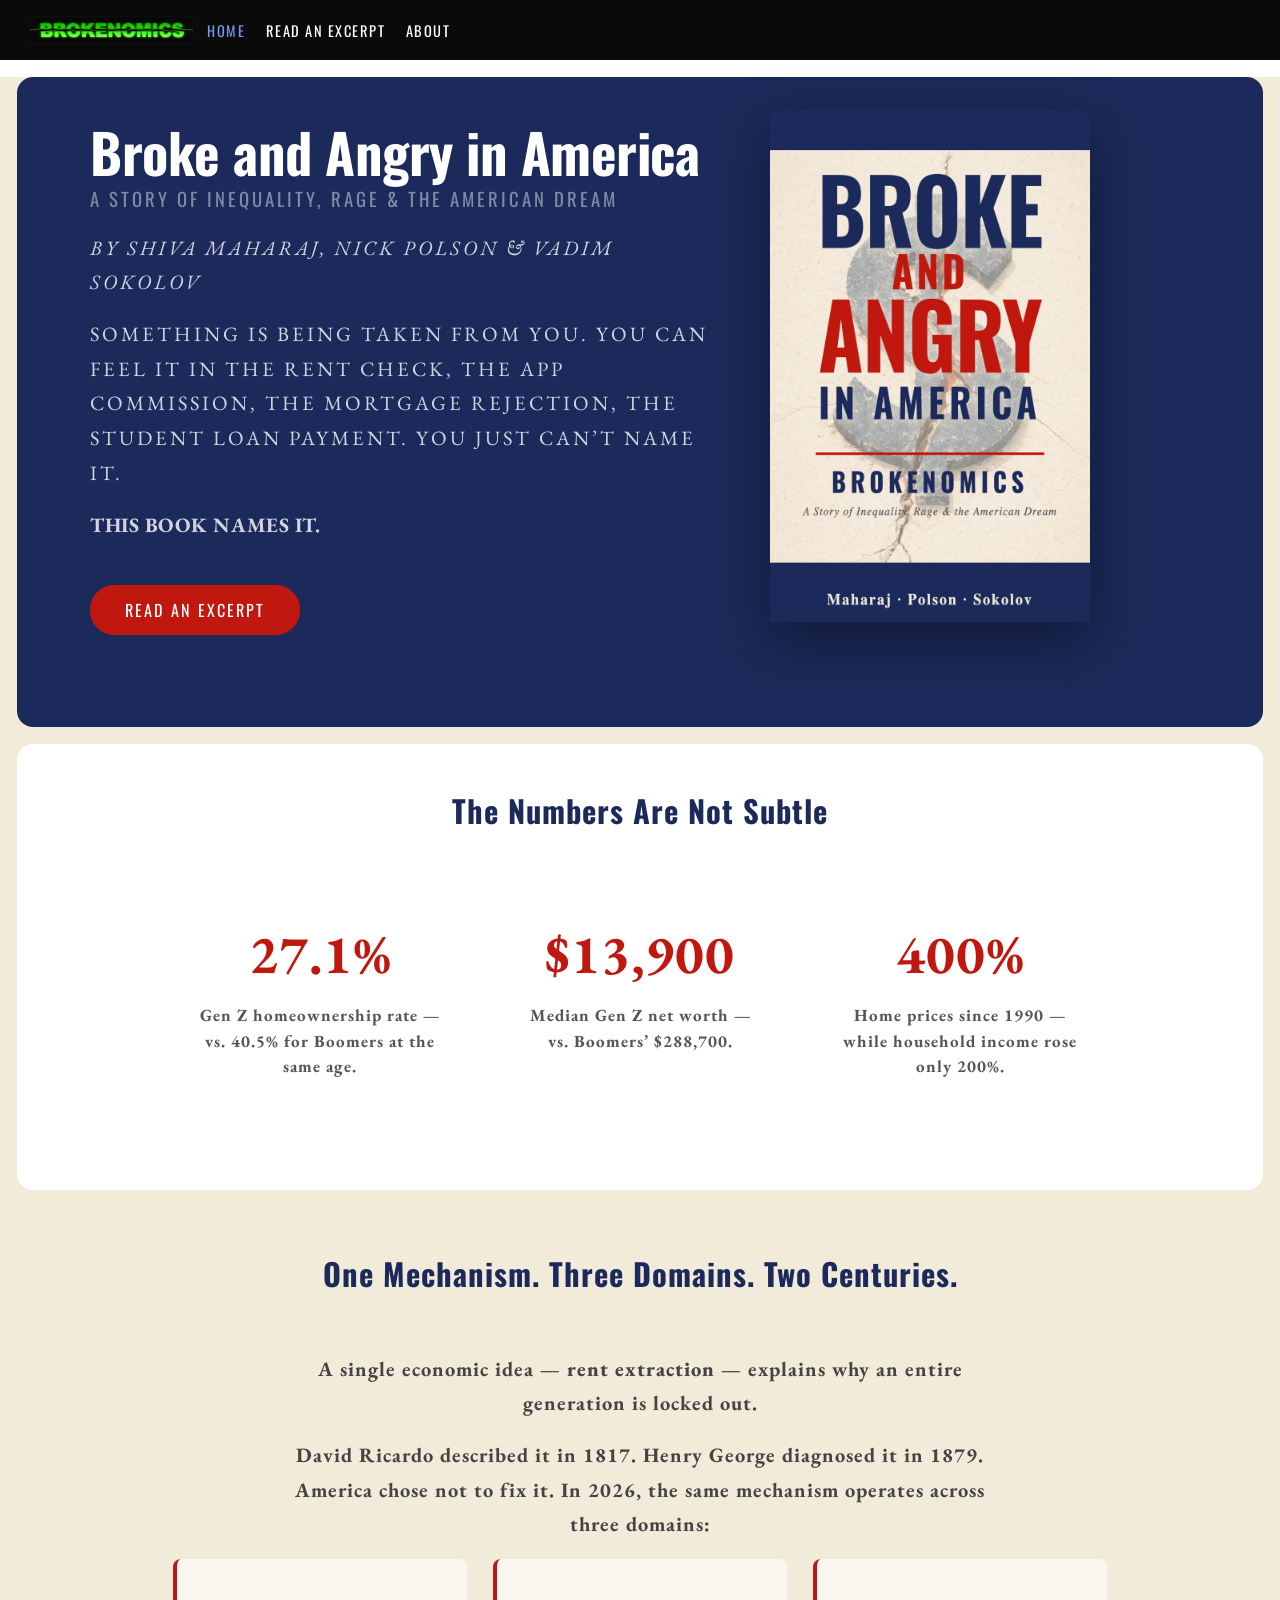
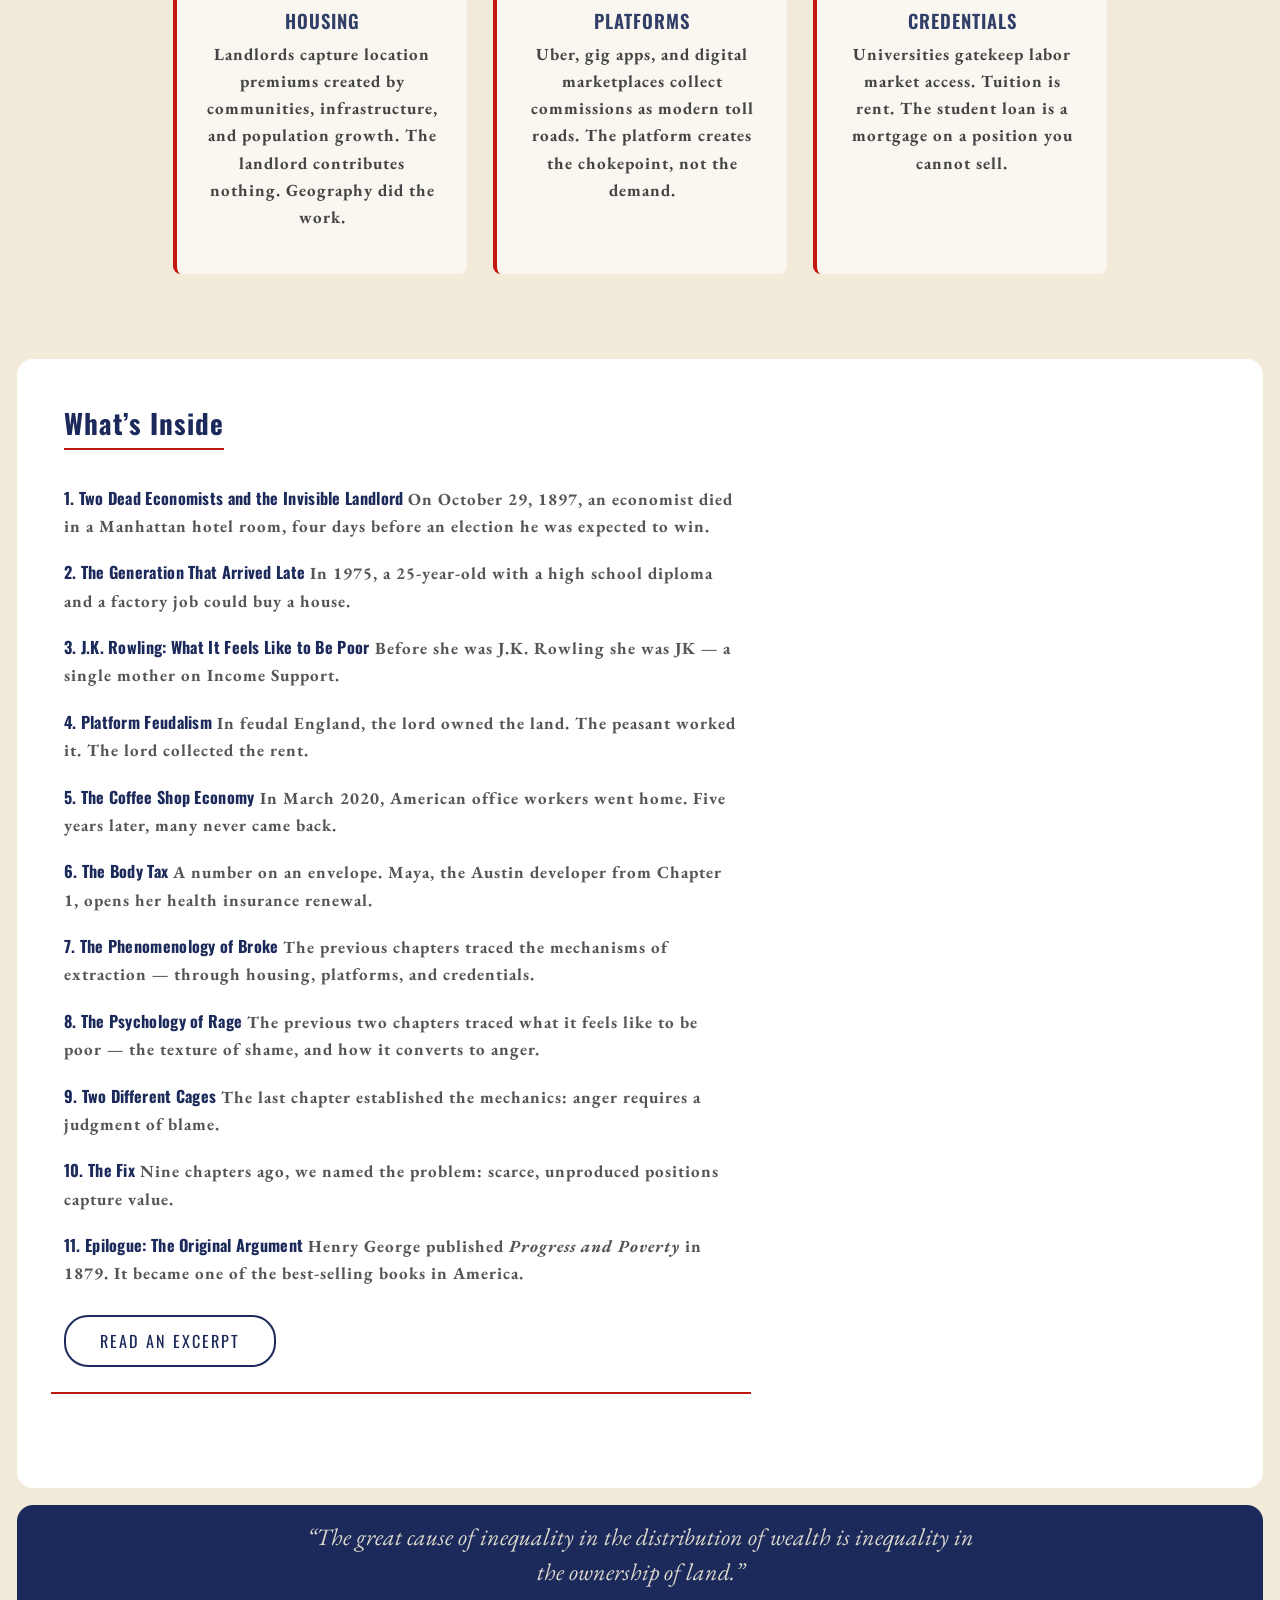
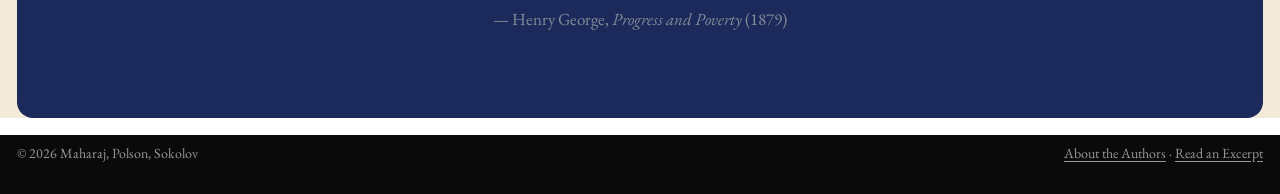
<file: index.html>
<!DOCTYPE html>
<html xmlns="http://www.w3.org/1999/xhtml" lang="en" xml:lang="en"><head>

<meta charset="utf-8">
<meta name="generator" content="quarto-1.8.27">

<meta name="viewport" content="width=device-width, initial-scale=1.0, user-scalable=yes">

<meta name="description" content="Something is being taken from you. This book names it. Rent extraction explains why Gen Z is locked out of homeownership, trapped in gig work, and buried in student debt.">

<title>Broke and Angry in America — Brokenomics – Broke and Angry in America</title>
<style>
code{white-space: pre-wrap;}
span.smallcaps{font-variant: small-caps;}
div.columns{display: flex; gap: min(4vw, 1.5em);}
div.column{flex: auto; overflow-x: auto;}
div.hanging-indent{margin-left: 1.5em; text-indent: -1.5em;}
ul.task-list{list-style: none;}
ul.task-list li input[type="checkbox"] {
  width: 0.8em;
  margin: 0 0.8em 0.2em -1em; /* quarto-specific, see https://github.com/quarto-dev/quarto-cli/issues/4556 */ 
  vertical-align: middle;
}
</style>


<script src="site_libs/quarto-nav/quarto-nav.js"></script>
<script src="site_libs/quarto-nav/headroom.min.js"></script>
<link href="./brokenomics-app-icon.svg" rel="icon" type="image/svg+xml">
<script src="site_libs/clipboard/clipboard.min.js"></script>
<script src="site_libs/quarto-html/quarto.js" type="module"></script>
<script src="site_libs/quarto-html/tabsets/tabsets.js" type="module"></script>
<script src="site_libs/quarto-html/axe/axe-check.js" type="module"></script>
<script src="site_libs/quarto-html/popper.min.js"></script>
<script src="site_libs/quarto-html/tippy.umd.min.js"></script>
<script src="site_libs/quarto-html/anchor.min.js"></script>
<link href="site_libs/quarto-html/tippy.css" rel="stylesheet">
<link href="site_libs/quarto-html/quarto-syntax-highlighting-ed96de9b727972fe78a7b5d16c58bf87.css" rel="stylesheet" id="quarto-text-highlighting-styles">
<script src="site_libs/bootstrap/bootstrap.min.js"></script>
<link href="site_libs/bootstrap/bootstrap-icons.css" rel="stylesheet">
<link href="site_libs/bootstrap/bootstrap-30c78e13d0fd7c39357d6b55a2cbfbf5.min.css" rel="stylesheet" append-hash="true" id="quarto-bootstrap" data-mode="light">
<script id="quarto-search-options" type="application/json">{
  "language": {
    "search-no-results-text": "No results",
    "search-matching-documents-text": "matching documents",
    "search-copy-link-title": "Copy link to search",
    "search-hide-matches-text": "Hide additional matches",
    "search-more-match-text": "more match in this document",
    "search-more-matches-text": "more matches in this document",
    "search-clear-button-title": "Clear",
    "search-text-placeholder": "",
    "search-detached-cancel-button-title": "Cancel",
    "search-submit-button-title": "Submit",
    "search-label": "Search"
  }
}</script>
<style>html{ scroll-behavior: smooth; }</style>
<link rel="icon" type="image/png" sizes="180x180" href="./favicon.png">
<meta name="keywords" content="rent extraction, inequality, Henry George, land value tax, gig economy, platform capitalism, generational wealth, housing crisis, student debt, psychology of anger, American Dream, political economy">
<meta name="author" content="Shiva Maharaj, Nick Polson, Vadim Sokolov">
<script type="application/ld+json">
{
  "@context": "https://schema.org",
  "@type": "Book",
  "name": "Broke and Angry in America",
  "alternateName": "Brokenomics",
  "subtitle": "A Story of Inequality, Rage & the American Dream",
  "author": [
    {"@type": "Person", "name": "Shiva Maharaj"},
    {"@type": "Person", "name": "Nick Polson", "affiliation": {"@type": "Organization", "name": "University of Chicago Booth School of Business"}},
    {"@type": "Person", "name": "Vadim Sokolov", "affiliation": {"@type": "Organization", "name": "George Mason University"}}
  ],
  "datePublished": "2026-03",
  "inLanguage": "en",
  "genre": ["Political Economy", "Social Science", "Economics"],
  "about": [
    {"@type": "Thing", "name": "Rent extraction"},
    {"@type": "Thing", "name": "Economic inequality"},
    {"@type": "Thing", "name": "Land value taxation"},
    {"@type": "Thing", "name": "Gig economy"},
    {"@type": "Thing", "name": "Generational wealth gap"}
  ],
  "description": "Traces a single economic mechanism — rent extraction — from David Ricardo's 1817 theory through Henry George's 1879 diagnosis to the gig platforms, frozen housing markets, and coffee shop economies of 2026. Shows how land (broadly defined to include platforms, credentials, and zip codes) captures the value that workers create.",
  "url": "https://brokenomics.org",
  "image": "https://brokenomics.org/cover-ebook.jpg"
}
</script>


<link rel="stylesheet" href="styles.css">
<meta property="og:title" content="Broke and Angry in America — Brokenomics">
<meta property="og:description" content="Something is being taken from you. This book names it. Rent extraction explains why Gen Z is locked out of homeownership, trapped in gig work, and buried in student debt.">
<meta property="og:image" content="https://brokenomics.org/og-image.jpg">
<meta property="og:site_name" content="Broke and Angry in America">
<meta property="og:locale" content="en_US">
<meta name="twitter:title" content="Broke and Angry in America — Brokenomics">
<meta name="twitter:description" content="Something is being taken from you. This book names it. Rent extraction explains why Gen Z is locked out of homeownership, trapped in gig work, and buried in student debt.">
<meta name="twitter:image" content="https://brokenomics.org/og-image.jpg">
<meta name="twitter:card" content="summary_large_image">
</head>

<body class="nav-fixed fullcontent quarto-light">

<div id="quarto-search-results"></div>
  <header id="quarto-header" class="headroom fixed-top">
    <nav class="navbar navbar-expand-lg " data-bs-theme="dark">
      <div class="navbar-container container-fluid">
      <div class="navbar-brand-container mx-auto">
    <a href="./index.html" class="navbar-brand navbar-brand-logo">
    <img src="./brokenomics-nav-icon.svg" alt="Brokenomics" class="navbar-logo light-content">
    <img src="./brokenomics-nav-icon.svg" alt="Brokenomics" class="navbar-logo dark-content">
    </a>
  </div>
          <button class="navbar-toggler" type="button" data-bs-toggle="collapse" data-bs-target="#navbarCollapse" aria-controls="navbarCollapse" role="menu" aria-expanded="false" aria-label="Toggle navigation" onclick="if (window.quartoToggleHeadroom) { window.quartoToggleHeadroom(); }">
  <span class="navbar-toggler-icon"></span>
</button>
          <div class="collapse navbar-collapse" id="navbarCollapse">
            <ul class="navbar-nav navbar-nav-scroll me-auto">
  <li class="nav-item">
    <a class="nav-link active" href="./index.html" aria-current="page"> 
<span class="menu-text">Home</span></a>
  </li>  
  <li class="nav-item">
    <a class="nav-link" href="./sample.html"> 
<span class="menu-text">Read an Excerpt</span></a>
  </li>  
  <li class="nav-item">
    <a class="nav-link" href="./about.html"> 
<span class="menu-text">About</span></a>
  </li>  
</ul>
          </div> <!-- /navcollapse -->
            <div class="quarto-navbar-tools">
</div>
      </div> <!-- /container-fluid -->
    </nav>
</header>
<!-- content -->
<div id="quarto-content" class="quarto-container page-layout-custom page-navbar">
<!-- sidebar -->
<!-- margin-sidebar -->
<!-- main -->




<div class="column-screen hero-section">
<div class="hero-content">
<section id="broke-and-angry-in-america" class="level1 hero-title hero-text">
<h1 class="hero-title">Broke and Angry in America</h1>
<section id="a-story-of-inequality-rage-the-american-dream" class="level3 hero-subtitle">
<h3 class="hero-subtitle" data-anchor-id="a-story-of-inequality-rage-the-american-dream">A Story of Inequality, Rage &amp; the American Dream</h3>
<p><em>By Shiva Maharaj, Nick Polson &amp; Vadim Sokolov</em></p>
<p>Something is being taken from you. You can feel it in the rent check, the app commission, the mortgage rejection, the student loan payment. You just can’t name it.</p>
<div class="hook">
<p>This book names it.</p>
</div>
<p><a href="./sample.html" class="btn btn-primary btn-lg">Read an Excerpt</a></p>
</section>
</section>
<div class="hero-image">
<p><img src="cover-ebook.jpg" class="cover-img img-fluid"></p>
</div>
</div>
</div>
<div class="column-screen stats-section">
<section id="the-numbers-are-not-subtle" class="level2 section-heading container">
<h2 class="section-heading" data-anchor-id="the-numbers-are-not-subtle">The Numbers Are Not Subtle</h2>
<div class="grid">
<div class="g-col-12 g-col-md-4 stat-card">
<div class="stat-number">
<p>27.1%</p>
</div>
<p>Gen Z homeownership rate — vs.&nbsp;40.5% for Boomers at the same age.</p>
</div>
<div class="g-col-12 g-col-md-4 stat-card">
<div class="stat-number">
<p>$13,900</p>
</div>
<p>Median Gen Z net worth — vs.&nbsp;Boomers’ $288,700.</p>
</div>
<div class="g-col-12 g-col-md-4 stat-card">
<div class="stat-number">
<p>400%</p>
</div>
<p>Home prices since 1990 — while household income rose only 200%.</p>
</div>
</div>
</section>
</div>
<div class="column-screen thesis-section">
<section id="one-mechanism.-three-domains.-two-centuries." class="level2 section-heading container">
<h2 class="section-heading" data-anchor-id="one-mechanism.-three-domains.-two-centuries.">One Mechanism. Three Domains. Two Centuries.</h2>
<p>A single economic idea — <strong>rent extraction</strong> — explains why an entire generation is locked out.</p>
<p>David Ricardo described it in 1817. Henry George diagnosed it in 1879. America chose not to fix it. In 2026, the same mechanism operates across three domains:</p>
<div class="grid">
<section id="housing" class="level3 g-col-12 g-col-md-4 domain-card">
<h3 data-anchor-id="housing">Housing</h3>
<p>Landlords capture location premiums created by communities, infrastructure, and population growth. The landlord contributes nothing. Geography did the work.</p>
</section>
<section id="platforms" class="level3 g-col-12 g-col-md-4 domain-card">
<h3 data-anchor-id="platforms">Platforms</h3>
<p>Uber, gig apps, and digital marketplaces collect commissions as modern toll roads. The platform creates the chokepoint, not the demand.</p>
</section>
<section id="credentials" class="level3 g-col-12 g-col-md-4 domain-card">
<h3 data-anchor-id="credentials">Credentials</h3>
<p>Universities gatekeep labor market access. Tuition is rent. The student loan is a mortgage on a position you cannot sell.</p>
</section>
</div>
</section>
</div>
<div class="column-screen chapters-section">
<section id="whats-inside" class="level2 section-heading container">
<h2 class="section-heading" data-anchor-id="whats-inside">What’s Inside</h2>
<div class="chapter-item">
<p><strong>1. Two Dead Economists and the Invisible Landlord</strong> On October 29, 1897, an economist died in a Manhattan hotel room, four days before an election he was expected to win.</p>
</div>
<div class="chapter-item">
<p><strong>2. The Generation That Arrived Late</strong> In 1975, a 25-year-old with a high school diploma and a factory job could buy a house.</p>
</div>
<div class="chapter-item">
<p><strong>3. J.K. Rowling: What It Feels Like to Be Poor</strong> Before she was J.K. Rowling she was JK — a single mother on Income Support.</p>
</div>
<div class="chapter-item">
<p><strong>4. Platform Feudalism</strong> In feudal England, the lord owned the land. The peasant worked it. The lord collected the rent.</p>
</div>
<div class="chapter-item">
<p><strong>5. The Coffee Shop Economy</strong> In March 2020, American office workers went home. Five years later, many never came back.</p>
</div>
<div class="chapter-item">
<p><strong>6. The Body Tax</strong> A number on an envelope. Maya, the Austin developer from Chapter 1, opens her health insurance renewal.</p>
</div>
<div class="chapter-item">
<p><strong>7. The Phenomenology of Broke</strong> The previous chapters traced the mechanisms of extraction — through housing, platforms, and credentials.</p>
</div>
<div class="chapter-item">
<p><strong>8. The Psychology of Rage</strong> The previous two chapters traced what it feels like to be poor — the texture of shame, and how it converts to anger.</p>
</div>
<div class="chapter-item">
<p><strong>9. Two Different Cages</strong> The last chapter established the mechanics: anger requires a judgment of blame.</p>
</div>
<div class="chapter-item">
<p><strong>10. The Fix</strong> Nine chapters ago, we named the problem: scarce, unproduced positions capture value.</p>
</div>
<div class="chapter-item">
<p><strong>11. Epilogue: The Original Argument</strong> Henry George published <em>Progress and Poverty</em> in 1879. It became one of the best-selling books in America.</p>
</div>
<p><a href="./sample.html" class="btn btn-outline-primary btn-lg">Read an Excerpt</a></p>
</section>
</div>
<div class="column-screen quote-section">
<div class="container">
<blockquote class="blockquote">
<p><em>“The great cause of inequality in the distribution of wealth is inequality in the ownership of land.”</em></p>
<p>— Henry George, <em>Progress and Poverty</em> (1879)</p>
</blockquote>
</div>
</div>




<script id="quarto-html-after-body" type="application/javascript">
  window.document.addEventListener("DOMContentLoaded", function (event) {
    const icon = "";
    const anchorJS = new window.AnchorJS();
    anchorJS.options = {
      placement: 'right',
      icon: icon
    };
    anchorJS.add('.anchored');
    const isCodeAnnotation = (el) => {
      for (const clz of el.classList) {
        if (clz.startsWith('code-annotation-')) {                     
          return true;
        }
      }
      return false;
    }
    const onCopySuccess = function(e) {
      // button target
      const button = e.trigger;
      // don't keep focus
      button.blur();
      // flash "checked"
      button.classList.add('code-copy-button-checked');
      var currentTitle = button.getAttribute("title");
      button.setAttribute("title", "Copied!");
      let tooltip;
      if (window.bootstrap) {
        button.setAttribute("data-bs-toggle", "tooltip");
        button.setAttribute("data-bs-placement", "left");
        button.setAttribute("data-bs-title", "Copied!");
        tooltip = new bootstrap.Tooltip(button, 
          { trigger: "manual", 
            customClass: "code-copy-button-tooltip",
            offset: [0, -8]});
        tooltip.show();    
      }
      setTimeout(function() {
        if (tooltip) {
          tooltip.hide();
          button.removeAttribute("data-bs-title");
          button.removeAttribute("data-bs-toggle");
          button.removeAttribute("data-bs-placement");
        }
        button.setAttribute("title", currentTitle);
        button.classList.remove('code-copy-button-checked');
      }, 1000);
      // clear code selection
      e.clearSelection();
    }
    const getTextToCopy = function(trigger) {
      const outerScaffold = trigger.parentElement.cloneNode(true);
      const codeEl = outerScaffold.querySelector('code');
      for (const childEl of codeEl.children) {
        if (isCodeAnnotation(childEl)) {
          childEl.remove();
        }
      }
      return codeEl.innerText;
    }
    const clipboard = new window.ClipboardJS('.code-copy-button:not([data-in-quarto-modal])', {
      text: getTextToCopy
    });
    clipboard.on('success', onCopySuccess);
    if (window.document.getElementById('quarto-embedded-source-code-modal')) {
      const clipboardModal = new window.ClipboardJS('.code-copy-button[data-in-quarto-modal]', {
        text: getTextToCopy,
        container: window.document.getElementById('quarto-embedded-source-code-modal')
      });
      clipboardModal.on('success', onCopySuccess);
    }
      var localhostRegex = new RegExp(/^(?:http|https):\/\/localhost\:?[0-9]*\//);
      var mailtoRegex = new RegExp(/^mailto:/);
        var filterRegex = new RegExp("https:\/\/brokenomics\.org");
      var isInternal = (href) => {
          return filterRegex.test(href) || localhostRegex.test(href) || mailtoRegex.test(href);
      }
      // Inspect non-navigation links and adorn them if external
     var links = window.document.querySelectorAll('a[href]:not(.nav-link):not(.navbar-brand):not(.toc-action):not(.sidebar-link):not(.sidebar-item-toggle):not(.pagination-link):not(.no-external):not([aria-hidden]):not(.dropdown-item):not(.quarto-navigation-tool):not(.about-link)');
      for (var i=0; i<links.length; i++) {
        const link = links[i];
        if (!isInternal(link.href)) {
          // undo the damage that might have been done by quarto-nav.js in the case of
          // links that we want to consider external
          if (link.dataset.originalHref !== undefined) {
            link.href = link.dataset.originalHref;
          }
        }
      }
    function tippyHover(el, contentFn, onTriggerFn, onUntriggerFn) {
      const config = {
        allowHTML: true,
        maxWidth: 500,
        delay: 100,
        arrow: false,
        appendTo: function(el) {
            return el.parentElement;
        },
        interactive: true,
        interactiveBorder: 10,
        theme: 'quarto',
        placement: 'bottom-start',
      };
      if (contentFn) {
        config.content = contentFn;
      }
      if (onTriggerFn) {
        config.onTrigger = onTriggerFn;
      }
      if (onUntriggerFn) {
        config.onUntrigger = onUntriggerFn;
      }
      window.tippy(el, config); 
    }
    const noterefs = window.document.querySelectorAll('a[role="doc-noteref"]');
    for (var i=0; i<noterefs.length; i++) {
      const ref = noterefs[i];
      tippyHover(ref, function() {
        // use id or data attribute instead here
        let href = ref.getAttribute('data-footnote-href') || ref.getAttribute('href');
        try { href = new URL(href).hash; } catch {}
        const id = href.replace(/^#\/?/, "");
        const note = window.document.getElementById(id);
        if (note) {
          return note.innerHTML;
        } else {
          return "";
        }
      });
    }
    const xrefs = window.document.querySelectorAll('a.quarto-xref');
    const processXRef = (id, note) => {
      // Strip column container classes
      const stripColumnClz = (el) => {
        el.classList.remove("page-full", "page-columns");
        if (el.children) {
          for (const child of el.children) {
            stripColumnClz(child);
          }
        }
      }
      stripColumnClz(note)
      if (id === null || id.startsWith('sec-')) {
        // Special case sections, only their first couple elements
        const container = document.createElement("div");
        if (note.children && note.children.length > 2) {
          container.appendChild(note.children[0].cloneNode(true));
          for (let i = 1; i < note.children.length; i++) {
            const child = note.children[i];
            if (child.tagName === "P" && child.innerText === "") {
              continue;
            } else {
              container.appendChild(child.cloneNode(true));
              break;
            }
          }
          if (window.Quarto?.typesetMath) {
            window.Quarto.typesetMath(container);
          }
          return container.innerHTML
        } else {
          if (window.Quarto?.typesetMath) {
            window.Quarto.typesetMath(note);
          }
          return note.innerHTML;
        }
      } else {
        // Remove any anchor links if they are present
        const anchorLink = note.querySelector('a.anchorjs-link');
        if (anchorLink) {
          anchorLink.remove();
        }
        if (window.Quarto?.typesetMath) {
          window.Quarto.typesetMath(note);
        }
        if (note.classList.contains("callout")) {
          return note.outerHTML;
        } else {
          return note.innerHTML;
        }
      }
    }
    for (var i=0; i<xrefs.length; i++) {
      const xref = xrefs[i];
      tippyHover(xref, undefined, function(instance) {
        instance.disable();
        let url = xref.getAttribute('href');
        let hash = undefined; 
        if (url.startsWith('#')) {
          hash = url;
        } else {
          try { hash = new URL(url).hash; } catch {}
        }
        if (hash) {
          const id = hash.replace(/^#\/?/, "");
          const note = window.document.getElementById(id);
          if (note !== null) {
            try {
              const html = processXRef(id, note.cloneNode(true));
              instance.setContent(html);
            } finally {
              instance.enable();
              instance.show();
            }
          } else {
            // See if we can fetch this
            fetch(url.split('#')[0])
            .then(res => res.text())
            .then(html => {
              const parser = new DOMParser();
              const htmlDoc = parser.parseFromString(html, "text/html");
              const note = htmlDoc.getElementById(id);
              if (note !== null) {
                const html = processXRef(id, note);
                instance.setContent(html);
              } 
            }).finally(() => {
              instance.enable();
              instance.show();
            });
          }
        } else {
          // See if we can fetch a full url (with no hash to target)
          // This is a special case and we should probably do some content thinning / targeting
          fetch(url)
          .then(res => res.text())
          .then(html => {
            const parser = new DOMParser();
            const htmlDoc = parser.parseFromString(html, "text/html");
            const note = htmlDoc.querySelector('main.content');
            if (note !== null) {
              // This should only happen for chapter cross references
              // (since there is no id in the URL)
              // remove the first header
              if (note.children.length > 0 && note.children[0].tagName === "HEADER") {
                note.children[0].remove();
              }
              const html = processXRef(null, note);
              instance.setContent(html);
            } 
          }).finally(() => {
            instance.enable();
            instance.show();
          });
        }
      }, function(instance) {
      });
    }
        let selectedAnnoteEl;
        const selectorForAnnotation = ( cell, annotation) => {
          let cellAttr = 'data-code-cell="' + cell + '"';
          let lineAttr = 'data-code-annotation="' +  annotation + '"';
          const selector = 'span[' + cellAttr + '][' + lineAttr + ']';
          return selector;
        }
        const selectCodeLines = (annoteEl) => {
          const doc = window.document;
          const targetCell = annoteEl.getAttribute("data-target-cell");
          const targetAnnotation = annoteEl.getAttribute("data-target-annotation");
          const annoteSpan = window.document.querySelector(selectorForAnnotation(targetCell, targetAnnotation));
          const lines = annoteSpan.getAttribute("data-code-lines").split(",");
          const lineIds = lines.map((line) => {
            return targetCell + "-" + line;
          })
          let top = null;
          let height = null;
          let parent = null;
          if (lineIds.length > 0) {
              //compute the position of the single el (top and bottom and make a div)
              const el = window.document.getElementById(lineIds[0]);
              top = el.offsetTop;
              height = el.offsetHeight;
              parent = el.parentElement.parentElement;
            if (lineIds.length > 1) {
              const lastEl = window.document.getElementById(lineIds[lineIds.length - 1]);
              const bottom = lastEl.offsetTop + lastEl.offsetHeight;
              height = bottom - top;
            }
            if (top !== null && height !== null && parent !== null) {
              // cook up a div (if necessary) and position it 
              let div = window.document.getElementById("code-annotation-line-highlight");
              if (div === null) {
                div = window.document.createElement("div");
                div.setAttribute("id", "code-annotation-line-highlight");
                div.style.position = 'absolute';
                parent.appendChild(div);
              }
              div.style.top = top - 2 + "px";
              div.style.height = height + 4 + "px";
              div.style.left = 0;
              let gutterDiv = window.document.getElementById("code-annotation-line-highlight-gutter");
              if (gutterDiv === null) {
                gutterDiv = window.document.createElement("div");
                gutterDiv.setAttribute("id", "code-annotation-line-highlight-gutter");
                gutterDiv.style.position = 'absolute';
                const codeCell = window.document.getElementById(targetCell);
                const gutter = codeCell.querySelector('.code-annotation-gutter');
                gutter.appendChild(gutterDiv);
              }
              gutterDiv.style.top = top - 2 + "px";
              gutterDiv.style.height = height + 4 + "px";
            }
            selectedAnnoteEl = annoteEl;
          }
        };
        const unselectCodeLines = () => {
          const elementsIds = ["code-annotation-line-highlight", "code-annotation-line-highlight-gutter"];
          elementsIds.forEach((elId) => {
            const div = window.document.getElementById(elId);
            if (div) {
              div.remove();
            }
          });
          selectedAnnoteEl = undefined;
        };
          // Handle positioning of the toggle
      window.addEventListener(
        "resize",
        throttle(() => {
          elRect = undefined;
          if (selectedAnnoteEl) {
            selectCodeLines(selectedAnnoteEl);
          }
        }, 10)
      );
      function throttle(fn, ms) {
      let throttle = false;
      let timer;
        return (...args) => {
          if(!throttle) { // first call gets through
              fn.apply(this, args);
              throttle = true;
          } else { // all the others get throttled
              if(timer) clearTimeout(timer); // cancel #2
              timer = setTimeout(() => {
                fn.apply(this, args);
                timer = throttle = false;
              }, ms);
          }
        };
      }
        // Attach click handler to the DT
        const annoteDls = window.document.querySelectorAll('dt[data-target-cell]');
        for (const annoteDlNode of annoteDls) {
          annoteDlNode.addEventListener('click', (event) => {
            const clickedEl = event.target;
            if (clickedEl !== selectedAnnoteEl) {
              unselectCodeLines();
              const activeEl = window.document.querySelector('dt[data-target-cell].code-annotation-active');
              if (activeEl) {
                activeEl.classList.remove('code-annotation-active');
              }
              selectCodeLines(clickedEl);
              clickedEl.classList.add('code-annotation-active');
            } else {
              // Unselect the line
              unselectCodeLines();
              clickedEl.classList.remove('code-annotation-active');
            }
          });
        }
    const findCites = (el) => {
      const parentEl = el.parentElement;
      if (parentEl) {
        const cites = parentEl.dataset.cites;
        if (cites) {
          return {
            el,
            cites: cites.split(' ')
          };
        } else {
          return findCites(el.parentElement)
        }
      } else {
        return undefined;
      }
    };
    var bibliorefs = window.document.querySelectorAll('a[role="doc-biblioref"]');
    for (var i=0; i<bibliorefs.length; i++) {
      const ref = bibliorefs[i];
      const citeInfo = findCites(ref);
      if (citeInfo) {
        tippyHover(citeInfo.el, function() {
          var popup = window.document.createElement('div');
          citeInfo.cites.forEach(function(cite) {
            var citeDiv = window.document.createElement('div');
            citeDiv.classList.add('hanging-indent');
            citeDiv.classList.add('csl-entry');
            var biblioDiv = window.document.getElementById('ref-' + cite);
            if (biblioDiv) {
              citeDiv.innerHTML = biblioDiv.innerHTML;
            }
            popup.appendChild(citeDiv);
          });
          return popup.innerHTML;
        });
      }
    }
  });
  </script>
</div> <!-- /content -->
<footer class="footer">
  <div class="nav-footer">
    <div class="nav-footer-left">
<p>© 2026 Maharaj, Polson, Sokolov</p>
</div>   
    <div class="nav-footer-center">
      &nbsp;
    </div>
    <div class="nav-footer-right">
<p><a href="./about.html">About the Authors</a> · <a href="./sample.html">Read an Excerpt</a></p>
</div>
  </div>
</footer>




<script src="site_libs/quarto-html/zenscroll-min.js"></script>
</body></html>
</file>
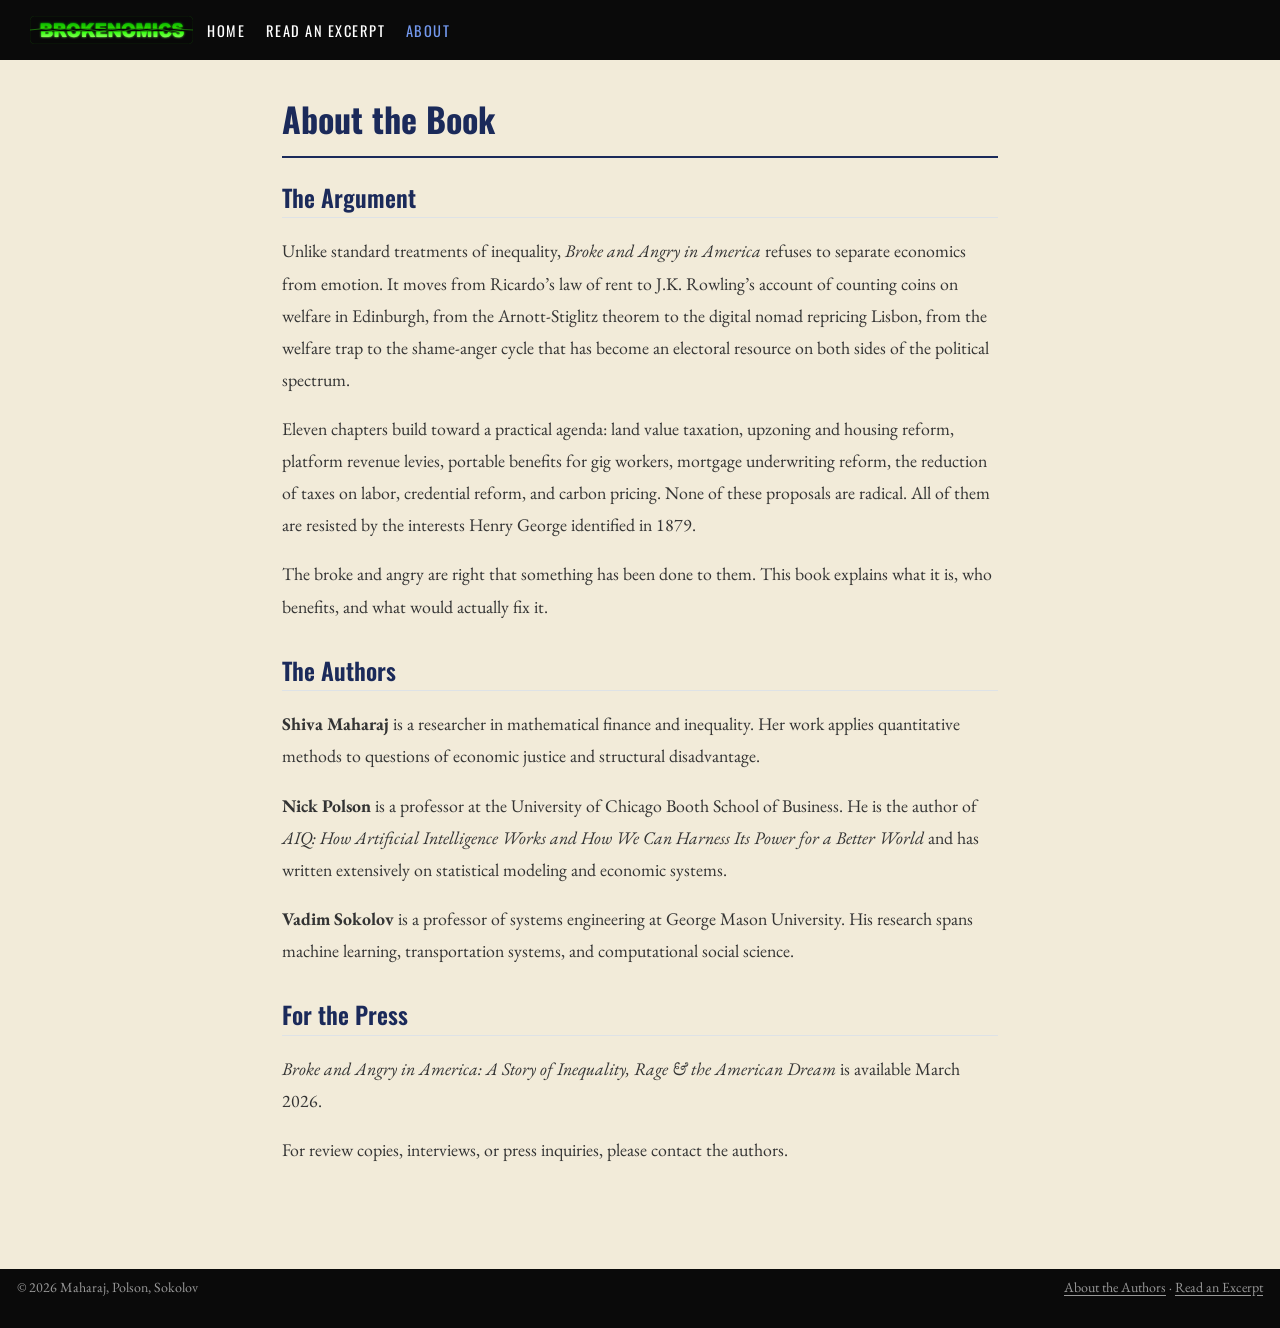
<file: about.html>
<!DOCTYPE html>
<html xmlns="http://www.w3.org/1999/xhtml" lang="en" xml:lang="en"><head>

<meta charset="utf-8">
<meta name="generator" content="quarto-1.8.27">

<meta name="viewport" content="width=device-width, initial-scale=1.0, user-scalable=yes">

<meta name="description" content="About Broke and Angry in America by Shiva Maharaj, Nick Polson, and Vadim Sokolov. The argument, the authors, and press information.">

<title>About the Book – Broke and Angry in America</title>
<style>
code{white-space: pre-wrap;}
span.smallcaps{font-variant: small-caps;}
div.columns{display: flex; gap: min(4vw, 1.5em);}
div.column{flex: auto; overflow-x: auto;}
div.hanging-indent{margin-left: 1.5em; text-indent: -1.5em;}
ul.task-list{list-style: none;}
ul.task-list li input[type="checkbox"] {
  width: 0.8em;
  margin: 0 0.8em 0.2em -1em; /* quarto-specific, see https://github.com/quarto-dev/quarto-cli/issues/4556 */ 
  vertical-align: middle;
}
</style>


<script src="site_libs/quarto-nav/quarto-nav.js"></script>
<script src="site_libs/quarto-nav/headroom.min.js"></script>
<link href="./brokenomics-app-icon.svg" rel="icon" type="image/svg+xml">
<script src="site_libs/clipboard/clipboard.min.js"></script>
<script src="site_libs/quarto-html/quarto.js" type="module"></script>
<script src="site_libs/quarto-html/tabsets/tabsets.js" type="module"></script>
<script src="site_libs/quarto-html/axe/axe-check.js" type="module"></script>
<script src="site_libs/quarto-html/popper.min.js"></script>
<script src="site_libs/quarto-html/tippy.umd.min.js"></script>
<script src="site_libs/quarto-html/anchor.min.js"></script>
<link href="site_libs/quarto-html/tippy.css" rel="stylesheet">
<link href="site_libs/quarto-html/quarto-syntax-highlighting-ed96de9b727972fe78a7b5d16c58bf87.css" rel="stylesheet" id="quarto-text-highlighting-styles">
<script src="site_libs/bootstrap/bootstrap.min.js"></script>
<link href="site_libs/bootstrap/bootstrap-icons.css" rel="stylesheet">
<link href="site_libs/bootstrap/bootstrap-30c78e13d0fd7c39357d6b55a2cbfbf5.min.css" rel="stylesheet" append-hash="true" id="quarto-bootstrap" data-mode="light">
<script id="quarto-search-options" type="application/json">{
  "language": {
    "search-no-results-text": "No results",
    "search-matching-documents-text": "matching documents",
    "search-copy-link-title": "Copy link to search",
    "search-hide-matches-text": "Hide additional matches",
    "search-more-match-text": "more match in this document",
    "search-more-matches-text": "more matches in this document",
    "search-clear-button-title": "Clear",
    "search-text-placeholder": "",
    "search-detached-cancel-button-title": "Cancel",
    "search-submit-button-title": "Submit",
    "search-label": "Search"
  }
}</script>
<style>html{ scroll-behavior: smooth; }</style>
<link rel="icon" type="image/png" sizes="180x180" href="./favicon.png">
<meta name="keywords" content="rent extraction, inequality, Henry George, land value tax, gig economy, platform capitalism, generational wealth, housing crisis, student debt, psychology of anger, American Dream, political economy">
<meta name="author" content="Shiva Maharaj, Nick Polson, Vadim Sokolov">
<script type="application/ld+json">
{
  "@context": "https://schema.org",
  "@type": "Book",
  "name": "Broke and Angry in America",
  "alternateName": "Brokenomics",
  "subtitle": "A Story of Inequality, Rage & the American Dream",
  "author": [
    {"@type": "Person", "name": "Shiva Maharaj"},
    {"@type": "Person", "name": "Nick Polson", "affiliation": {"@type": "Organization", "name": "University of Chicago Booth School of Business"}},
    {"@type": "Person", "name": "Vadim Sokolov", "affiliation": {"@type": "Organization", "name": "George Mason University"}}
  ],
  "datePublished": "2026-03",
  "inLanguage": "en",
  "genre": ["Political Economy", "Social Science", "Economics"],
  "about": [
    {"@type": "Thing", "name": "Rent extraction"},
    {"@type": "Thing", "name": "Economic inequality"},
    {"@type": "Thing", "name": "Land value taxation"},
    {"@type": "Thing", "name": "Gig economy"},
    {"@type": "Thing", "name": "Generational wealth gap"}
  ],
  "description": "Traces a single economic mechanism — rent extraction — from David Ricardo's 1817 theory through Henry George's 1879 diagnosis to the gig platforms, frozen housing markets, and coffee shop economies of 2026. Shows how land (broadly defined to include platforms, credentials, and zip codes) captures the value that workers create.",
  "url": "https://brokenomics.org",
  "image": "https://brokenomics.org/cover-ebook.jpg"
}
</script>


<link rel="stylesheet" href="styles.css">
<meta property="og:title" content="About the Book – Broke and Angry in America">
<meta property="og:description" content="About Broke and Angry in America by Shiva Maharaj, Nick Polson, and Vadim Sokolov. The argument, the authors, and press information.">
<meta property="og:image" content="https://brokenomics.org/og-image.jpg">
<meta property="og:site_name" content="Broke and Angry in America">
<meta property="og:locale" content="en_US">
<meta name="twitter:title" content="About the Book – Broke and Angry in America">
<meta name="twitter:description" content="About Broke and Angry in America by Shiva Maharaj, Nick Polson, and Vadim Sokolov. The argument, the authors, and press information.">
<meta name="twitter:image" content="https://brokenomics.org/og-image.jpg">
<meta name="twitter:card" content="summary_large_image">
</head>

<body class="nav-fixed inner-page fullcontent quarto-light">

<div id="quarto-search-results"></div>
  <header id="quarto-header" class="headroom fixed-top">
    <nav class="navbar navbar-expand-lg " data-bs-theme="dark">
      <div class="navbar-container container-fluid">
      <div class="navbar-brand-container mx-auto">
    <a href="./index.html" class="navbar-brand navbar-brand-logo">
    <img src="./brokenomics-nav-icon.svg" alt="Brokenomics" class="navbar-logo light-content">
    <img src="./brokenomics-nav-icon.svg" alt="Brokenomics" class="navbar-logo dark-content">
    </a>
  </div>
          <button class="navbar-toggler" type="button" data-bs-toggle="collapse" data-bs-target="#navbarCollapse" aria-controls="navbarCollapse" role="menu" aria-expanded="false" aria-label="Toggle navigation" onclick="if (window.quartoToggleHeadroom) { window.quartoToggleHeadroom(); }">
  <span class="navbar-toggler-icon"></span>
</button>
          <div class="collapse navbar-collapse" id="navbarCollapse">
            <ul class="navbar-nav navbar-nav-scroll me-auto">
  <li class="nav-item">
    <a class="nav-link" href="./index.html"> 
<span class="menu-text">Home</span></a>
  </li>  
  <li class="nav-item">
    <a class="nav-link" href="./sample.html"> 
<span class="menu-text">Read an Excerpt</span></a>
  </li>  
  <li class="nav-item">
    <a class="nav-link active" href="./about.html" aria-current="page"> 
<span class="menu-text">About</span></a>
  </li>  
</ul>
          </div> <!-- /navcollapse -->
            <div class="quarto-navbar-tools">
</div>
      </div> <!-- /container-fluid -->
    </nav>
</header>
<!-- content -->
<div id="quarto-content" class="quarto-container page-columns page-rows-contents page-layout-article page-navbar">
<!-- sidebar -->
<!-- margin-sidebar -->
    
<!-- main -->
<main class="content" id="quarto-document-content">

<header id="title-block-header" class="quarto-title-block default">
<div class="quarto-title">
<h1 class="title">About the Book</h1>
</div>

<div>
  <div class="description">
    About Broke and Angry in America by Shiva Maharaj, Nick Polson, and Vadim Sokolov. The argument, the authors, and press information.
  </div>
</div>


<div class="quarto-title-meta">

    
  
    
  </div>
  


</header>


<section id="the-argument" class="level2">
<h2 class="anchored" data-anchor-id="the-argument">The Argument</h2>
<p>Unlike standard treatments of inequality, <em>Broke and Angry in America</em> refuses to separate economics from emotion. It moves from Ricardo’s law of rent to J.K. Rowling’s account of counting coins on welfare in Edinburgh, from the Arnott-Stiglitz theorem to the digital nomad repricing Lisbon, from the welfare trap to the shame-anger cycle that has become an electoral resource on both sides of the political spectrum.</p>
<p>Eleven chapters build toward a practical agenda: land value taxation, upzoning and housing reform, platform revenue levies, portable benefits for gig workers, mortgage underwriting reform, the reduction of taxes on labor, credential reform, and carbon pricing. None of these proposals are radical. All of them are resisted by the interests Henry George identified in 1879.</p>
<p>The broke and angry are right that something has been done to them. This book explains what it is, who benefits, and what would actually fix it.</p>
</section>
<section id="the-authors" class="level2">
<h2 class="anchored" data-anchor-id="the-authors">The Authors</h2>
<p><strong>Shiva Maharaj</strong> is a researcher in mathematical finance and inequality. Her work applies quantitative methods to questions of economic justice and structural disadvantage.</p>
<p><strong>Nick Polson</strong> is a professor at the University of Chicago Booth School of Business. He is the author of <em>AIQ: How Artificial Intelligence Works and How We Can Harness Its Power for a Better World</em> and has written extensively on statistical modeling and economic systems.</p>
<p><strong>Vadim Sokolov</strong> is a professor of systems engineering at George Mason University. His research spans machine learning, transportation systems, and computational social science.</p>
</section>
<section id="for-the-press" class="level2">
<h2 class="anchored" data-anchor-id="for-the-press">For the Press</h2>
<p><em>Broke and Angry in America: A Story of Inequality, Rage &amp; the American Dream</em> is available March 2026.</p>
<p>For review copies, interviews, or press inquiries, please contact the authors.</p>


</section>

</main> <!-- /main -->
<script id="quarto-html-after-body" type="application/javascript">
  window.document.addEventListener("DOMContentLoaded", function (event) {
    const icon = "";
    const anchorJS = new window.AnchorJS();
    anchorJS.options = {
      placement: 'right',
      icon: icon
    };
    anchorJS.add('.anchored');
    const isCodeAnnotation = (el) => {
      for (const clz of el.classList) {
        if (clz.startsWith('code-annotation-')) {                     
          return true;
        }
      }
      return false;
    }
    const onCopySuccess = function(e) {
      // button target
      const button = e.trigger;
      // don't keep focus
      button.blur();
      // flash "checked"
      button.classList.add('code-copy-button-checked');
      var currentTitle = button.getAttribute("title");
      button.setAttribute("title", "Copied!");
      let tooltip;
      if (window.bootstrap) {
        button.setAttribute("data-bs-toggle", "tooltip");
        button.setAttribute("data-bs-placement", "left");
        button.setAttribute("data-bs-title", "Copied!");
        tooltip = new bootstrap.Tooltip(button, 
          { trigger: "manual", 
            customClass: "code-copy-button-tooltip",
            offset: [0, -8]});
        tooltip.show();    
      }
      setTimeout(function() {
        if (tooltip) {
          tooltip.hide();
          button.removeAttribute("data-bs-title");
          button.removeAttribute("data-bs-toggle");
          button.removeAttribute("data-bs-placement");
        }
        button.setAttribute("title", currentTitle);
        button.classList.remove('code-copy-button-checked');
      }, 1000);
      // clear code selection
      e.clearSelection();
    }
    const getTextToCopy = function(trigger) {
      const outerScaffold = trigger.parentElement.cloneNode(true);
      const codeEl = outerScaffold.querySelector('code');
      for (const childEl of codeEl.children) {
        if (isCodeAnnotation(childEl)) {
          childEl.remove();
        }
      }
      return codeEl.innerText;
    }
    const clipboard = new window.ClipboardJS('.code-copy-button:not([data-in-quarto-modal])', {
      text: getTextToCopy
    });
    clipboard.on('success', onCopySuccess);
    if (window.document.getElementById('quarto-embedded-source-code-modal')) {
      const clipboardModal = new window.ClipboardJS('.code-copy-button[data-in-quarto-modal]', {
        text: getTextToCopy,
        container: window.document.getElementById('quarto-embedded-source-code-modal')
      });
      clipboardModal.on('success', onCopySuccess);
    }
      var localhostRegex = new RegExp(/^(?:http|https):\/\/localhost\:?[0-9]*\//);
      var mailtoRegex = new RegExp(/^mailto:/);
        var filterRegex = new RegExp("https:\/\/brokenomics\.org");
      var isInternal = (href) => {
          return filterRegex.test(href) || localhostRegex.test(href) || mailtoRegex.test(href);
      }
      // Inspect non-navigation links and adorn them if external
     var links = window.document.querySelectorAll('a[href]:not(.nav-link):not(.navbar-brand):not(.toc-action):not(.sidebar-link):not(.sidebar-item-toggle):not(.pagination-link):not(.no-external):not([aria-hidden]):not(.dropdown-item):not(.quarto-navigation-tool):not(.about-link)');
      for (var i=0; i<links.length; i++) {
        const link = links[i];
        if (!isInternal(link.href)) {
          // undo the damage that might have been done by quarto-nav.js in the case of
          // links that we want to consider external
          if (link.dataset.originalHref !== undefined) {
            link.href = link.dataset.originalHref;
          }
        }
      }
    function tippyHover(el, contentFn, onTriggerFn, onUntriggerFn) {
      const config = {
        allowHTML: true,
        maxWidth: 500,
        delay: 100,
        arrow: false,
        appendTo: function(el) {
            return el.parentElement;
        },
        interactive: true,
        interactiveBorder: 10,
        theme: 'quarto',
        placement: 'bottom-start',
      };
      if (contentFn) {
        config.content = contentFn;
      }
      if (onTriggerFn) {
        config.onTrigger = onTriggerFn;
      }
      if (onUntriggerFn) {
        config.onUntrigger = onUntriggerFn;
      }
      window.tippy(el, config); 
    }
    const noterefs = window.document.querySelectorAll('a[role="doc-noteref"]');
    for (var i=0; i<noterefs.length; i++) {
      const ref = noterefs[i];
      tippyHover(ref, function() {
        // use id or data attribute instead here
        let href = ref.getAttribute('data-footnote-href') || ref.getAttribute('href');
        try { href = new URL(href).hash; } catch {}
        const id = href.replace(/^#\/?/, "");
        const note = window.document.getElementById(id);
        if (note) {
          return note.innerHTML;
        } else {
          return "";
        }
      });
    }
    const xrefs = window.document.querySelectorAll('a.quarto-xref');
    const processXRef = (id, note) => {
      // Strip column container classes
      const stripColumnClz = (el) => {
        el.classList.remove("page-full", "page-columns");
        if (el.children) {
          for (const child of el.children) {
            stripColumnClz(child);
          }
        }
      }
      stripColumnClz(note)
      if (id === null || id.startsWith('sec-')) {
        // Special case sections, only their first couple elements
        const container = document.createElement("div");
        if (note.children && note.children.length > 2) {
          container.appendChild(note.children[0].cloneNode(true));
          for (let i = 1; i < note.children.length; i++) {
            const child = note.children[i];
            if (child.tagName === "P" && child.innerText === "") {
              continue;
            } else {
              container.appendChild(child.cloneNode(true));
              break;
            }
          }
          if (window.Quarto?.typesetMath) {
            window.Quarto.typesetMath(container);
          }
          return container.innerHTML
        } else {
          if (window.Quarto?.typesetMath) {
            window.Quarto.typesetMath(note);
          }
          return note.innerHTML;
        }
      } else {
        // Remove any anchor links if they are present
        const anchorLink = note.querySelector('a.anchorjs-link');
        if (anchorLink) {
          anchorLink.remove();
        }
        if (window.Quarto?.typesetMath) {
          window.Quarto.typesetMath(note);
        }
        if (note.classList.contains("callout")) {
          return note.outerHTML;
        } else {
          return note.innerHTML;
        }
      }
    }
    for (var i=0; i<xrefs.length; i++) {
      const xref = xrefs[i];
      tippyHover(xref, undefined, function(instance) {
        instance.disable();
        let url = xref.getAttribute('href');
        let hash = undefined; 
        if (url.startsWith('#')) {
          hash = url;
        } else {
          try { hash = new URL(url).hash; } catch {}
        }
        if (hash) {
          const id = hash.replace(/^#\/?/, "");
          const note = window.document.getElementById(id);
          if (note !== null) {
            try {
              const html = processXRef(id, note.cloneNode(true));
              instance.setContent(html);
            } finally {
              instance.enable();
              instance.show();
            }
          } else {
            // See if we can fetch this
            fetch(url.split('#')[0])
            .then(res => res.text())
            .then(html => {
              const parser = new DOMParser();
              const htmlDoc = parser.parseFromString(html, "text/html");
              const note = htmlDoc.getElementById(id);
              if (note !== null) {
                const html = processXRef(id, note);
                instance.setContent(html);
              } 
            }).finally(() => {
              instance.enable();
              instance.show();
            });
          }
        } else {
          // See if we can fetch a full url (with no hash to target)
          // This is a special case and we should probably do some content thinning / targeting
          fetch(url)
          .then(res => res.text())
          .then(html => {
            const parser = new DOMParser();
            const htmlDoc = parser.parseFromString(html, "text/html");
            const note = htmlDoc.querySelector('main.content');
            if (note !== null) {
              // This should only happen for chapter cross references
              // (since there is no id in the URL)
              // remove the first header
              if (note.children.length > 0 && note.children[0].tagName === "HEADER") {
                note.children[0].remove();
              }
              const html = processXRef(null, note);
              instance.setContent(html);
            } 
          }).finally(() => {
            instance.enable();
            instance.show();
          });
        }
      }, function(instance) {
      });
    }
        let selectedAnnoteEl;
        const selectorForAnnotation = ( cell, annotation) => {
          let cellAttr = 'data-code-cell="' + cell + '"';
          let lineAttr = 'data-code-annotation="' +  annotation + '"';
          const selector = 'span[' + cellAttr + '][' + lineAttr + ']';
          return selector;
        }
        const selectCodeLines = (annoteEl) => {
          const doc = window.document;
          const targetCell = annoteEl.getAttribute("data-target-cell");
          const targetAnnotation = annoteEl.getAttribute("data-target-annotation");
          const annoteSpan = window.document.querySelector(selectorForAnnotation(targetCell, targetAnnotation));
          const lines = annoteSpan.getAttribute("data-code-lines").split(",");
          const lineIds = lines.map((line) => {
            return targetCell + "-" + line;
          })
          let top = null;
          let height = null;
          let parent = null;
          if (lineIds.length > 0) {
              //compute the position of the single el (top and bottom and make a div)
              const el = window.document.getElementById(lineIds[0]);
              top = el.offsetTop;
              height = el.offsetHeight;
              parent = el.parentElement.parentElement;
            if (lineIds.length > 1) {
              const lastEl = window.document.getElementById(lineIds[lineIds.length - 1]);
              const bottom = lastEl.offsetTop + lastEl.offsetHeight;
              height = bottom - top;
            }
            if (top !== null && height !== null && parent !== null) {
              // cook up a div (if necessary) and position it 
              let div = window.document.getElementById("code-annotation-line-highlight");
              if (div === null) {
                div = window.document.createElement("div");
                div.setAttribute("id", "code-annotation-line-highlight");
                div.style.position = 'absolute';
                parent.appendChild(div);
              }
              div.style.top = top - 2 + "px";
              div.style.height = height + 4 + "px";
              div.style.left = 0;
              let gutterDiv = window.document.getElementById("code-annotation-line-highlight-gutter");
              if (gutterDiv === null) {
                gutterDiv = window.document.createElement("div");
                gutterDiv.setAttribute("id", "code-annotation-line-highlight-gutter");
                gutterDiv.style.position = 'absolute';
                const codeCell = window.document.getElementById(targetCell);
                const gutter = codeCell.querySelector('.code-annotation-gutter');
                gutter.appendChild(gutterDiv);
              }
              gutterDiv.style.top = top - 2 + "px";
              gutterDiv.style.height = height + 4 + "px";
            }
            selectedAnnoteEl = annoteEl;
          }
        };
        const unselectCodeLines = () => {
          const elementsIds = ["code-annotation-line-highlight", "code-annotation-line-highlight-gutter"];
          elementsIds.forEach((elId) => {
            const div = window.document.getElementById(elId);
            if (div) {
              div.remove();
            }
          });
          selectedAnnoteEl = undefined;
        };
          // Handle positioning of the toggle
      window.addEventListener(
        "resize",
        throttle(() => {
          elRect = undefined;
          if (selectedAnnoteEl) {
            selectCodeLines(selectedAnnoteEl);
          }
        }, 10)
      );
      function throttle(fn, ms) {
      let throttle = false;
      let timer;
        return (...args) => {
          if(!throttle) { // first call gets through
              fn.apply(this, args);
              throttle = true;
          } else { // all the others get throttled
              if(timer) clearTimeout(timer); // cancel #2
              timer = setTimeout(() => {
                fn.apply(this, args);
                timer = throttle = false;
              }, ms);
          }
        };
      }
        // Attach click handler to the DT
        const annoteDls = window.document.querySelectorAll('dt[data-target-cell]');
        for (const annoteDlNode of annoteDls) {
          annoteDlNode.addEventListener('click', (event) => {
            const clickedEl = event.target;
            if (clickedEl !== selectedAnnoteEl) {
              unselectCodeLines();
              const activeEl = window.document.querySelector('dt[data-target-cell].code-annotation-active');
              if (activeEl) {
                activeEl.classList.remove('code-annotation-active');
              }
              selectCodeLines(clickedEl);
              clickedEl.classList.add('code-annotation-active');
            } else {
              // Unselect the line
              unselectCodeLines();
              clickedEl.classList.remove('code-annotation-active');
            }
          });
        }
    const findCites = (el) => {
      const parentEl = el.parentElement;
      if (parentEl) {
        const cites = parentEl.dataset.cites;
        if (cites) {
          return {
            el,
            cites: cites.split(' ')
          };
        } else {
          return findCites(el.parentElement)
        }
      } else {
        return undefined;
      }
    };
    var bibliorefs = window.document.querySelectorAll('a[role="doc-biblioref"]');
    for (var i=0; i<bibliorefs.length; i++) {
      const ref = bibliorefs[i];
      const citeInfo = findCites(ref);
      if (citeInfo) {
        tippyHover(citeInfo.el, function() {
          var popup = window.document.createElement('div');
          citeInfo.cites.forEach(function(cite) {
            var citeDiv = window.document.createElement('div');
            citeDiv.classList.add('hanging-indent');
            citeDiv.classList.add('csl-entry');
            var biblioDiv = window.document.getElementById('ref-' + cite);
            if (biblioDiv) {
              citeDiv.innerHTML = biblioDiv.innerHTML;
            }
            popup.appendChild(citeDiv);
          });
          return popup.innerHTML;
        });
      }
    }
  });
  </script>
</div> <!-- /content -->
<footer class="footer">
  <div class="nav-footer">
    <div class="nav-footer-left">
<p>© 2026 Maharaj, Polson, Sokolov</p>
</div>   
    <div class="nav-footer-center">
      &nbsp;
    </div>
    <div class="nav-footer-right">
<p><a href="./about.html">About the Authors</a> · <a href="./sample.html">Read an Excerpt</a></p>
</div>
  </div>
</footer>




<script src="site_libs/quarto-html/zenscroll-min.js"></script>
</body></html>
</file>
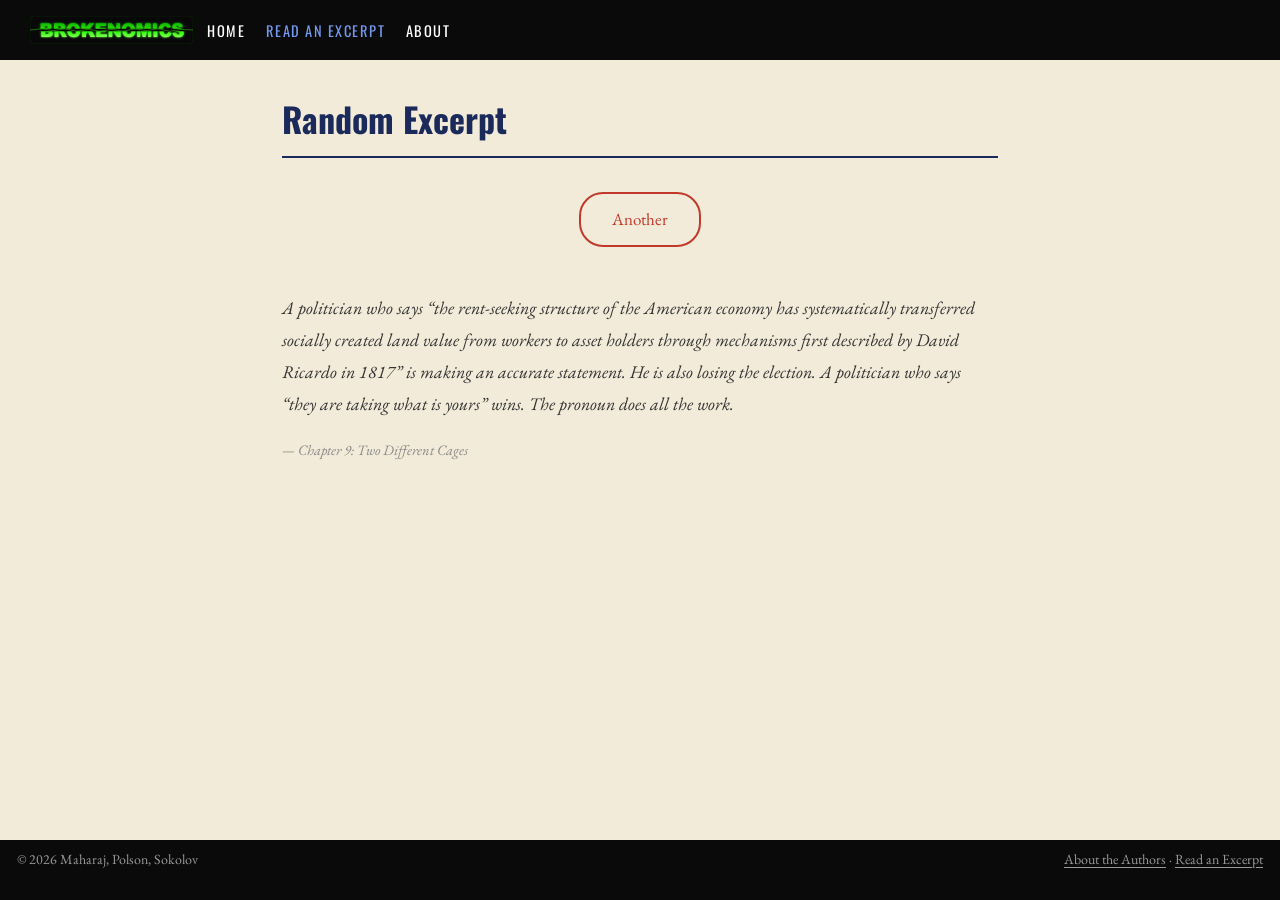
<file: sample.html>
<!DOCTYPE html>
<html xmlns="http://www.w3.org/1999/xhtml" lang="en" xml:lang="en"><head>

<meta charset="utf-8">
<meta name="generator" content="quarto-1.8.27">

<meta name="viewport" content="width=device-width, initial-scale=1.0, user-scalable=yes">


<title>Random Excerpt – Broke and Angry in America</title>
<style>
code{white-space: pre-wrap;}
span.smallcaps{font-variant: small-caps;}
div.columns{display: flex; gap: min(4vw, 1.5em);}
div.column{flex: auto; overflow-x: auto;}
div.hanging-indent{margin-left: 1.5em; text-indent: -1.5em;}
ul.task-list{list-style: none;}
ul.task-list li input[type="checkbox"] {
  width: 0.8em;
  margin: 0 0.8em 0.2em -1em; /* quarto-specific, see https://github.com/quarto-dev/quarto-cli/issues/4556 */ 
  vertical-align: middle;
}
.display.math{display: block; text-align: center; margin: 0.5rem auto;}
</style>


<script src="site_libs/quarto-nav/quarto-nav.js"></script>
<script src="site_libs/quarto-nav/headroom.min.js"></script>
<link href="./brokenomics-app-icon.svg" rel="icon" type="image/svg+xml">
<script src="site_libs/clipboard/clipboard.min.js"></script>
<script src="site_libs/quarto-html/quarto.js" type="module"></script>
<script src="site_libs/quarto-html/tabsets/tabsets.js" type="module"></script>
<script src="site_libs/quarto-html/axe/axe-check.js" type="module"></script>
<script src="site_libs/quarto-html/popper.min.js"></script>
<script src="site_libs/quarto-html/tippy.umd.min.js"></script>
<script src="site_libs/quarto-html/anchor.min.js"></script>
<link href="site_libs/quarto-html/tippy.css" rel="stylesheet">
<link href="site_libs/quarto-html/quarto-syntax-highlighting-ed96de9b727972fe78a7b5d16c58bf87.css" rel="stylesheet" id="quarto-text-highlighting-styles">
<script src="site_libs/bootstrap/bootstrap.min.js"></script>
<link href="site_libs/bootstrap/bootstrap-icons.css" rel="stylesheet">
<link href="site_libs/bootstrap/bootstrap-30c78e13d0fd7c39357d6b55a2cbfbf5.min.css" rel="stylesheet" append-hash="true" id="quarto-bootstrap" data-mode="light">
<script id="quarto-search-options" type="application/json">{
  "language": {
    "search-no-results-text": "No results",
    "search-matching-documents-text": "matching documents",
    "search-copy-link-title": "Copy link to search",
    "search-hide-matches-text": "Hide additional matches",
    "search-more-match-text": "more match in this document",
    "search-more-matches-text": "more matches in this document",
    "search-clear-button-title": "Clear",
    "search-text-placeholder": "",
    "search-detached-cancel-button-title": "Cancel",
    "search-submit-button-title": "Submit",
    "search-label": "Search"
  }
}</script>
<style>html{ scroll-behavior: smooth; }</style>
<link rel="icon" type="image/png" sizes="180x180" href="./favicon.png">
<meta name="keywords" content="rent extraction, inequality, Henry George, land value tax, gig economy, platform capitalism, generational wealth, housing crisis, student debt, psychology of anger, American Dream, political economy">
<meta name="author" content="Shiva Maharaj, Nick Polson, Vadim Sokolov">
<script type="application/ld+json">
{
  "@context": "https://schema.org",
  "@type": "Book",
  "name": "Broke and Angry in America",
  "alternateName": "Brokenomics",
  "subtitle": "A Story of Inequality, Rage & the American Dream",
  "author": [
    {"@type": "Person", "name": "Shiva Maharaj"},
    {"@type": "Person", "name": "Nick Polson", "affiliation": {"@type": "Organization", "name": "University of Chicago Booth School of Business"}},
    {"@type": "Person", "name": "Vadim Sokolov", "affiliation": {"@type": "Organization", "name": "George Mason University"}}
  ],
  "datePublished": "2026-03",
  "inLanguage": "en",
  "genre": ["Political Economy", "Social Science", "Economics"],
  "about": [
    {"@type": "Thing", "name": "Rent extraction"},
    {"@type": "Thing", "name": "Economic inequality"},
    {"@type": "Thing", "name": "Land value taxation"},
    {"@type": "Thing", "name": "Gig economy"},
    {"@type": "Thing", "name": "Generational wealth gap"}
  ],
  "description": "Traces a single economic mechanism — rent extraction — from David Ricardo's 1817 theory through Henry George's 1879 diagnosis to the gig platforms, frozen housing markets, and coffee shop economies of 2026. Shows how land (broadly defined to include platforms, credentials, and zip codes) captures the value that workers create.",
  "url": "https://brokenomics.org",
  "image": "https://brokenomics.org/cover-ebook.jpg"
}
</script>


<link rel="stylesheet" href="styles.css">
<meta property="og:title" content="Random Excerpt – Broke and Angry in America">
<meta property="og:image" content="https://brokenomics.org/og-image.jpg">
<meta property="og:site_name" content="Broke and Angry in America">
<meta property="og:locale" content="en_US">
<meta name="twitter:title" content="Random Excerpt – Broke and Angry in America">
<meta name="twitter:image" content="https://brokenomics.org/og-image.jpg">
<meta name="twitter:card" content="summary_large_image">
</head>

<body class="nav-fixed inner-page fullcontent quarto-light">

<div id="quarto-search-results"></div>
  <header id="quarto-header" class="headroom fixed-top">
    <nav class="navbar navbar-expand-lg " data-bs-theme="dark">
      <div class="navbar-container container-fluid">
      <div class="navbar-brand-container mx-auto">
    <a href="./index.html" class="navbar-brand navbar-brand-logo">
    <img src="./brokenomics-nav-icon.svg" alt="Brokenomics" class="navbar-logo light-content">
    <img src="./brokenomics-nav-icon.svg" alt="Brokenomics" class="navbar-logo dark-content">
    </a>
  </div>
          <button class="navbar-toggler" type="button" data-bs-toggle="collapse" data-bs-target="#navbarCollapse" aria-controls="navbarCollapse" role="menu" aria-expanded="false" aria-label="Toggle navigation" onclick="if (window.quartoToggleHeadroom) { window.quartoToggleHeadroom(); }">
  <span class="navbar-toggler-icon"></span>
</button>
          <div class="collapse navbar-collapse" id="navbarCollapse">
            <ul class="navbar-nav navbar-nav-scroll me-auto">
  <li class="nav-item">
    <a class="nav-link" href="./index.html"> 
<span class="menu-text">Home</span></a>
  </li>  
  <li class="nav-item">
    <a class="nav-link active" href="./sample.html" aria-current="page"> 
<span class="menu-text">Read an Excerpt</span></a>
  </li>  
  <li class="nav-item">
    <a class="nav-link" href="./about.html"> 
<span class="menu-text">About</span></a>
  </li>  
</ul>
          </div> <!-- /navcollapse -->
            <div class="quarto-navbar-tools">
</div>
      </div> <!-- /container-fluid -->
    </nav>
</header>
<!-- content -->
<div id="quarto-content" class="quarto-container page-columns page-rows-contents page-layout-article page-navbar">
<!-- sidebar -->
<!-- margin-sidebar -->
    
<!-- main -->
<main class="content" id="quarto-document-content">

<header id="title-block-header" class="quarto-title-block default">
<div class="quarto-title">
<h1 class="title">Random Excerpt</h1>
</div>



<div class="quarto-title-meta">

    
  
    
  </div>
  


</header>


<div id="another-btn-container">

</div>
<div id="excerpt-container">

</div>
<script>
var excerpts = [
{"chapter":"Chapter 1: Two Dead Economists and the Invisible Landlord","text":"His name was Henry George. The crowds came because he had told them something strange and unsettling: that their poverty had a mechanism, and the mechanism had been running, invisibly, since before they were born."},
{"chapter":"Chapter 1: Two Dead Economists and the Invisible Landlord","text":"George\u2019s radicalization of Ricardo was simple and devastating. Ricardo had described rent as a technical feature of agricultural markets. George said it was the central injustice of civilization. Every advance in technology, every improvement in public infrastructure, every increase in population density made land more valuable \u2014 and that value flowed automatically to whoever held the deed. The landlord class did not need to conspire. They did not need to lobby. They just needed to wait. Progress itself was their business model."},
{"chapter":"Chapter 1: Two Dead Economists and the Invisible Landlord","text":"He ran again in 1897 \u2014 the campaign that killed him. And then he was forgotten. His books went out of print. His ideas vanished from university curricula. The landlords did not need to argue against George. They just needed to wait him out. They were good at waiting. It was, after all, their only skill."},
{"chapter":"Chapter 1: Two Dead Economists and the Invisible Landlord","text":"She does not think of herself as paying rent to a landlord class. She thinks of herself as paying bills. That is the point. Rent works best when nobody calls it rent."},
{"chapter":"Chapter 2: The Generation That Arrived Late","text":"In 1975, a 25-year-old with a high school diploma and a factory job could buy a three-bedroom house in Levittown, Pennsylvania, for $37,000. His salary was roughly $12,000. The price-to-income ratio was about 3:1. That house is worth $380,000 in 2025. His granddaughter, a 25-year-old with a bachelor\u2019s degree and $28,000 in student loans, earns $42,000 a year as an administrative coordinator. The price-to-income ratio is now 9:1. She cannot buy her grandfather\u2019s house. She cannot buy any house."},
{"chapter":"Chapter 2: The Generation That Arrived Late","text":"The GI Bill did not create racial inequality from scratch. But it took the existing gap and welded it to the most powerful wealth-building mechanism the country had ever produced: leveraged, tax-advantaged, federally subsidized land ownership. One group got on the escalator at the ground floor. The other group was told the escalator was whites-only."},
{"chapter":"Chapter 2: The Generation That Arrived Late","text":"Sarah and Maria have the same degree from the same university. They work at the same company. They earn within $3,000 of each other. Sarah will become a homeowner through inheritance. Maria will rent for the foreseeable future \u2014 paying land rent to whoever owns the building where she lives, transferring wealth upward every month, falling further behind with every passing year."},
{"chapter":"Chapter 2: The Generation That Arrived Late","text":"This is not a conspiracy. No one designed it. But it is a system, and like all systems, it produces predictable outcomes. The outcome it produces is a permanent renter class: educated, employed, productive people who will never accumulate wealth because the land beneath their feet belongs to someone else."},
{"chapter":"Chapter 3: J.K. Rowling: What It Feels Like to Be Poor","text":"Strip the ending away. Forget everything that came after. Between 1993 and 1997, JK was a person who could not afford heating, who counted coins at the supermarket, who sat across from benefits clerks and answered questions about why she deserved to eat. She was not a future billionaire. She was a woman who described herself as \u201cthe biggest failure I knew.\u201d That is the person this chapter is about."},
{"chapter":"Chapter 3: J.K. Rowling: What It Feels Like to Be Poor","text":"This performance \u2014 the performance of solvency \u2014 is the part of poverty that Census tables do not record. It is not material deprivation, though it accompanies material deprivation. It is the continuous, exhausting management of other people\u2019s perceptions. You dress slightly better than you can afford. You mention plans you will never carry out. You do not explain why you declined the invitation; you imply a scheduling conflict."},
{"chapter":"Chapter 3: J.K. Rowling: What It Feels Like to Be Poor","text":"She was there because her flat was too cold. She could not afford to run the heating during the day. The cafe was cheaper than the electricity bill. For the price of a single espresso, she got heat, light, a chair, a table, and permission to sit for hours without anyone asking her to leave. The staff let her stay. She wrote longhand on legal pads while her daughter slept in a pram beside her."},
{"chapter":"Chapter 4: Platform Feudalism","text":"In feudal England, the lord owned the land. The peasant worked it. The lord contributed nothing to the harvest \u2014 no seed, no sweat, no skill. He simply owned the thing you had to stand on to do your work. His revenue came from the fact of ownership, not the act of production. Replace \u201cland\u201d with \u201calgorithm.\u201d Replace \u201clord\u201d with \u201cplatform.\u201d Replace \u201cpeasant\u201d with \u201cindependent contractor.\u201d The economics have not changed. The vocabulary has."},
{"chapter":"Chapter 4: Platform Feudalism","text":"This is the feudal arithmetic rendered in decimal. The worker supplies the capital. The worker supplies the labor. The worker bears the risk. The platform supplies the marketplace and extracts rent for the privilege of participation."},
{"chapter":"Chapter 4: Platform Feudalism","text":"The result is a workforce that looks, on paper, like a population of entrepreneurs. Sixty-four million Americans \u201crunning their own businesses.\u201d The language flatters. The reality is that most of these workers are selling labor at prices they do not set, on terms they did not negotiate, through channels they do not control, to a platform that extracts rent automatically and can terminate their access without cause."},
{"chapter":"Chapter 5: The Coffee Shop Economy","text":"The workers stopped showing up. The trains run emptier. The restaurants closed. And the owners are learning, expensively, what George could have told them in 1879: they never created the value. They held the deed while everyone else created it. Now that everyone else has rearranged, the deed is worth what the owner contributed all along \u2014 which is nothing, plus the cost of the concrete."},
{"chapter":"Chapter 5: The Coffee Shop Economy","text":"For eight dollars, the remote worker receives: a handcrafted espresso drink, four hours of workspace, WiFi, electrical outlets, climate control, ambient social stimulus, the sound of other humans working, and \u2014 critically \u2014 permission to occupy space. The cafe is not selling coffee. It is selling the right to be somewhere, to sit in a chair at a table in a room with other people, for a period of time sufficient to do meaningful work."},
{"chapter":"Chapter 5: The Coffee Shop Economy","text":"The nomad\u2019s bargain is the local worker\u2019s eviction notice. And the landlord collects on both sides."},
{"chapter":"Chapter 5: The Coffee Shop Economy","text":"There is a specific emotional texture to realizing that your presence makes a place more expensive and that you cannot afford to stay. You helped build the thing that priced you out. Your taste, your labor, your social energy, your willingness to show up and make the neighborhood vibrant \u2014 all of it was converted into land value, and the land value was captured by someone else."},
{"chapter":"Chapter 6: The Body Tax","text":"The American healthcare system is a series of chokepoints \u2014 hospital systems, pharmacy benefit managers, insurance networks \u2014 each one controlled by a consolidated entity that sits between the patient and the care the patient needs, extracting a fee for passage. The patient provides the body, the illness, and the willingness to pay. The system provides access. And the access fee rises not because care improves but because the chokepoints consolidate."},
{"chapter":"Chapter 6: The Body Tax","text":"The chain has a feature that Ricardo\u2019s landlord lacked. Ricardo\u2019s tenant could, in theory, move to less productive land. The patient cannot opt out of having a body."},
{"chapter":"Chapter 6: The Body Tax","text":"One hundred million Americans \u2014 roughly 41% of adults \u2014 carry medical debt. The total exceeds $220 billion. Medical debt is the leading cause of personal bankruptcy in the United States, a distinction it has held for two decades. Unlike a mortgage, medical debt buys no asset. Unlike a student loan, it reflects no choice. A person does not decide to have appendicitis. The debt arrives because the body failed and the system charged for the repair."},
{"chapter":"Chapter 7: The Phenomenology of Broke","text":"All three accounts converge on the same insight. Poverty is not primarily a lack of money. It is a mode of existence. It is a way of inhabiting time \u2014 always behind, always calculating, always performing. The broke person does not experience the present. The broke person experiences a rolling series of deadlines: when is rent due, when does the benefit land, when does the phone get cut off, when does the school need the fee for the trip that every other child is going on."},
{"chapter":"Chapter 7: The Phenomenology of Broke","text":"A woman at a gas station counter in Cleveland, counting coins out of a Ziploc bag. Quarters first. Then dimes. Then nickels. The line behind her shifting weight. The cashier waiting. The fluorescent light buzzing. She needs $4.12 for a gallon of milk and a box of cereal. She has $3.87. She puts back the cereal. She takes the milk. She walks to the bus stop. The bus is eleven minutes late. She stands there."},
{"chapter":"Chapter 7: The Phenomenology of Broke","text":"The angry know that they are working harder and falling behind. They are correct. Real wages for non-supervisory workers in the United States were essentially flat from 1979 to 2019, while productivity nearly doubled. The gap between what workers produced and what workers kept did not vanish. It was captured \u2014 by landowners through rising property values, by shareholders through stock buybacks, by platform companies through algorithmic toll-taking, and by credentialing institutions through tuition that functions as a license fee for entry into the middle class."},
{"chapter":"Chapter 8: The Psychology of Rage","text":"Averill\u2019s alternative changes everything that follows. Anger, he argued, is not a reflex. It is a judgment. The distinction matters enormously. If anger is a judgment, then the anger coursing through American politics right now is data. It is millions of people, independently, reaching the same verdict: something has been done to us that should not have been done."},
{"chapter":"Chapter 8: The Psychology of Rage","text":"You cannot punch an algorithm. You cannot vote against differential rent. You cannot march on a benefit withdrawal trap. So the anger finds substitute targets. The anger is real. The target is often wrong. Not because the angry are stupid, but because the actual cause has been engineered to be invisible."},
{"chapter":"Chapter 8: The Psychology of Rage","text":"The internalization of structural failure as personal shame is not a bug in American culture. It is the load-bearing wall. It is what keeps people running on the treadmill instead of asking who owns the treadmill and why they are charged admission to use it."},
{"chapter":"Chapter 9: Two Different Cages","text":"In the American masculine script, financial provision is not something a man does. It is something a man is. The provider role functions as an identity claim. A man who provides is a man. A man who cannot provide is \u2014 in the logic of the script \u2014 not quite a man. This means that financial failure for a man socialized in American masculine norms is not experienced as a misfortune. It is experienced as evidence of who he is."},
{"chapter":"Chapter 9: Two Different Cages","text":"Anger offers a different door. Anger reframes. I am not weak \u2014 I am wronged. I am not a failure \u2014 I have been failed. I am not inadequate \u2014 I have been cheated. The reframe is not a lie. It is, in fact, partially correct. The man has been cheated. Ricardo\u2019s rent is real. The platform toll is real. The mortgage trap is real. The wealth was extracted. The game was rigged. He is right that there was an injustice. He is often wrong about who committed it."},
{"chapter":"Chapter 9: Two Different Cages","text":"A politician who says \u201cthe rent-seeking structure of the American economy has systematically transferred socially created land value from workers to asset holders through mechanisms first described by David Ricardo in 1817\u201d is making an accurate statement. He is also losing the election. A politician who says \u201cthey are taking what is yours\u201d wins. The pronoun does all the work."},
{"chapter":"Chapter 10: The Fix","text":"The diagnosis took nine chapters. The prescription takes one. Not because the solution is simple, but because the solution has been known since 1879 and the obstacles to implementing it are political, not intellectual. George did not just describe the disease. He prescribed the cure. Tax the land. Untax the labor. Return the socially created value to the society that created it."},
{"chapter":"Chapter 10: The Fix","text":"The current system taxes the first dollar of wages at 15.3% while taxing capital gains at preferential rates and land appreciation at near-zero effective rates. This is upside-down. The worker who creates value is taxed the most. The landowner who captures value is taxed the least."},
{"chapter":"Chapter 10: The Fix","text":"Outrage is a resource. Organization is the machine that converts it into law."},
{"chapter":"Chapter 11: Epilogue","text":"An estimated 100,000 people filed past George\u2019s coffin at the Grand Central Palace. The funeral procession stretched for miles. Working people came \u2014 longshoremen, garment workers, clerks, drivers. They came because George had told them something that no other economist had been willing to say plainly: that their poverty was not their fault, that it was produced by a mechanism, and that the mechanism had a name and an address."},
{"chapter":"Chapter 11: Epilogue","text":"It is running right now, at 2:00 a.m., in the glow of a phone screen. A gig worker \u2014 let us say she is thirty-one, let us say she drives in Phoenix, let us say her name does not matter because there are millions of her \u2014 checks the app for the next fare. The fare will pay $11.40. The platform will take $4.20. Her landlord will take $1,650 on the first of the month. She is tired. She is angry. She does not know the name Ricardo. She has never heard of Henry George. But she is living inside the mechanism they described, and it is extracting from her, silently, automatically, in the dark."},
{"chapter":"Chapter 11: Epilogue","text":"The crowds still come. They come to rallies and to ballot boxes and to the comment sections of articles they cannot finish reading because the paywall is itself a rent. They come angry. They come broke. They come looking for someone to blame. What they deserve \u2014 what this book has tried to provide \u2014 is not a target for their rage but a map of the extraction."}
];
function showExcerpts() {
  var shuffled = excerpts.sort(function(){return Math.random()-0.5});
  var pick = shuffled[0];
  var container = document.getElementById('excerpt-container');
  container.innerHTML = '<blockquote style="border-left:none;padding-left:0;margin:2rem 0">' +
    '<p style="font-size:1.05rem;line-height:1.8;color:#333">' + pick.text + '</p>' +
    '<p style="font-size:0.85rem;color:#888;margin-top:0.5rem">\u2014 ' + pick.chapter + '</p>' +
    '</blockquote>';
  document.getElementById('another-btn-container').innerHTML = '<p style="text-align:center;margin-top:2rem"><button onclick="showExcerpts()" style="background:transparent;border:2px solid #c0392b;color:#c0392b;padding:0.6rem 1.8rem;font-size:1rem;border-radius:24px;cursor:pointer;transition:all 0.2s" onmouseover="this.style.background=\'#c0392b\';this.style.color=\'#fff\'" onmouseout="this.style.background=\'transparent\';this.style.color=\'#c0392b\'">Another</button></p>';
}
showExcerpts();
</script>



</main> <!-- /main -->
<script id="quarto-html-after-body" type="application/javascript">
  window.document.addEventListener("DOMContentLoaded", function (event) {
    const icon = "";
    const anchorJS = new window.AnchorJS();
    anchorJS.options = {
      placement: 'right',
      icon: icon
    };
    anchorJS.add('.anchored');
    const isCodeAnnotation = (el) => {
      for (const clz of el.classList) {
        if (clz.startsWith('code-annotation-')) {                     
          return true;
        }
      }
      return false;
    }
    const onCopySuccess = function(e) {
      // button target
      const button = e.trigger;
      // don't keep focus
      button.blur();
      // flash "checked"
      button.classList.add('code-copy-button-checked');
      var currentTitle = button.getAttribute("title");
      button.setAttribute("title", "Copied!");
      let tooltip;
      if (window.bootstrap) {
        button.setAttribute("data-bs-toggle", "tooltip");
        button.setAttribute("data-bs-placement", "left");
        button.setAttribute("data-bs-title", "Copied!");
        tooltip = new bootstrap.Tooltip(button, 
          { trigger: "manual", 
            customClass: "code-copy-button-tooltip",
            offset: [0, -8]});
        tooltip.show();    
      }
      setTimeout(function() {
        if (tooltip) {
          tooltip.hide();
          button.removeAttribute("data-bs-title");
          button.removeAttribute("data-bs-toggle");
          button.removeAttribute("data-bs-placement");
        }
        button.setAttribute("title", currentTitle);
        button.classList.remove('code-copy-button-checked');
      }, 1000);
      // clear code selection
      e.clearSelection();
    }
    const getTextToCopy = function(trigger) {
      const outerScaffold = trigger.parentElement.cloneNode(true);
      const codeEl = outerScaffold.querySelector('code');
      for (const childEl of codeEl.children) {
        if (isCodeAnnotation(childEl)) {
          childEl.remove();
        }
      }
      return codeEl.innerText;
    }
    const clipboard = new window.ClipboardJS('.code-copy-button:not([data-in-quarto-modal])', {
      text: getTextToCopy
    });
    clipboard.on('success', onCopySuccess);
    if (window.document.getElementById('quarto-embedded-source-code-modal')) {
      const clipboardModal = new window.ClipboardJS('.code-copy-button[data-in-quarto-modal]', {
        text: getTextToCopy,
        container: window.document.getElementById('quarto-embedded-source-code-modal')
      });
      clipboardModal.on('success', onCopySuccess);
    }
      var localhostRegex = new RegExp(/^(?:http|https):\/\/localhost\:?[0-9]*\//);
      var mailtoRegex = new RegExp(/^mailto:/);
        var filterRegex = new RegExp("https:\/\/brokenomics\.org");
      var isInternal = (href) => {
          return filterRegex.test(href) || localhostRegex.test(href) || mailtoRegex.test(href);
      }
      // Inspect non-navigation links and adorn them if external
     var links = window.document.querySelectorAll('a[href]:not(.nav-link):not(.navbar-brand):not(.toc-action):not(.sidebar-link):not(.sidebar-item-toggle):not(.pagination-link):not(.no-external):not([aria-hidden]):not(.dropdown-item):not(.quarto-navigation-tool):not(.about-link)');
      for (var i=0; i<links.length; i++) {
        const link = links[i];
        if (!isInternal(link.href)) {
          // undo the damage that might have been done by quarto-nav.js in the case of
          // links that we want to consider external
          if (link.dataset.originalHref !== undefined) {
            link.href = link.dataset.originalHref;
          }
        }
      }
    function tippyHover(el, contentFn, onTriggerFn, onUntriggerFn) {
      const config = {
        allowHTML: true,
        maxWidth: 500,
        delay: 100,
        arrow: false,
        appendTo: function(el) {
            return el.parentElement;
        },
        interactive: true,
        interactiveBorder: 10,
        theme: 'quarto',
        placement: 'bottom-start',
      };
      if (contentFn) {
        config.content = contentFn;
      }
      if (onTriggerFn) {
        config.onTrigger = onTriggerFn;
      }
      if (onUntriggerFn) {
        config.onUntrigger = onUntriggerFn;
      }
      window.tippy(el, config); 
    }
    const noterefs = window.document.querySelectorAll('a[role="doc-noteref"]');
    for (var i=0; i<noterefs.length; i++) {
      const ref = noterefs[i];
      tippyHover(ref, function() {
        // use id or data attribute instead here
        let href = ref.getAttribute('data-footnote-href') || ref.getAttribute('href');
        try { href = new URL(href).hash; } catch {}
        const id = href.replace(/^#\/?/, "");
        const note = window.document.getElementById(id);
        if (note) {
          return note.innerHTML;
        } else {
          return "";
        }
      });
    }
    const xrefs = window.document.querySelectorAll('a.quarto-xref');
    const processXRef = (id, note) => {
      // Strip column container classes
      const stripColumnClz = (el) => {
        el.classList.remove("page-full", "page-columns");
        if (el.children) {
          for (const child of el.children) {
            stripColumnClz(child);
          }
        }
      }
      stripColumnClz(note)
      if (id === null || id.startsWith('sec-')) {
        // Special case sections, only their first couple elements
        const container = document.createElement("div");
        if (note.children && note.children.length > 2) {
          container.appendChild(note.children[0].cloneNode(true));
          for (let i = 1; i < note.children.length; i++) {
            const child = note.children[i];
            if (child.tagName === "P" && child.innerText === "") {
              continue;
            } else {
              container.appendChild(child.cloneNode(true));
              break;
            }
          }
          if (window.Quarto?.typesetMath) {
            window.Quarto.typesetMath(container);
          }
          return container.innerHTML
        } else {
          if (window.Quarto?.typesetMath) {
            window.Quarto.typesetMath(note);
          }
          return note.innerHTML;
        }
      } else {
        // Remove any anchor links if they are present
        const anchorLink = note.querySelector('a.anchorjs-link');
        if (anchorLink) {
          anchorLink.remove();
        }
        if (window.Quarto?.typesetMath) {
          window.Quarto.typesetMath(note);
        }
        if (note.classList.contains("callout")) {
          return note.outerHTML;
        } else {
          return note.innerHTML;
        }
      }
    }
    for (var i=0; i<xrefs.length; i++) {
      const xref = xrefs[i];
      tippyHover(xref, undefined, function(instance) {
        instance.disable();
        let url = xref.getAttribute('href');
        let hash = undefined; 
        if (url.startsWith('#')) {
          hash = url;
        } else {
          try { hash = new URL(url).hash; } catch {}
        }
        if (hash) {
          const id = hash.replace(/^#\/?/, "");
          const note = window.document.getElementById(id);
          if (note !== null) {
            try {
              const html = processXRef(id, note.cloneNode(true));
              instance.setContent(html);
            } finally {
              instance.enable();
              instance.show();
            }
          } else {
            // See if we can fetch this
            fetch(url.split('#')[0])
            .then(res => res.text())
            .then(html => {
              const parser = new DOMParser();
              const htmlDoc = parser.parseFromString(html, "text/html");
              const note = htmlDoc.getElementById(id);
              if (note !== null) {
                const html = processXRef(id, note);
                instance.setContent(html);
              } 
            }).finally(() => {
              instance.enable();
              instance.show();
            });
          }
        } else {
          // See if we can fetch a full url (with no hash to target)
          // This is a special case and we should probably do some content thinning / targeting
          fetch(url)
          .then(res => res.text())
          .then(html => {
            const parser = new DOMParser();
            const htmlDoc = parser.parseFromString(html, "text/html");
            const note = htmlDoc.querySelector('main.content');
            if (note !== null) {
              // This should only happen for chapter cross references
              // (since there is no id in the URL)
              // remove the first header
              if (note.children.length > 0 && note.children[0].tagName === "HEADER") {
                note.children[0].remove();
              }
              const html = processXRef(null, note);
              instance.setContent(html);
            } 
          }).finally(() => {
            instance.enable();
            instance.show();
          });
        }
      }, function(instance) {
      });
    }
        let selectedAnnoteEl;
        const selectorForAnnotation = ( cell, annotation) => {
          let cellAttr = 'data-code-cell="' + cell + '"';
          let lineAttr = 'data-code-annotation="' +  annotation + '"';
          const selector = 'span[' + cellAttr + '][' + lineAttr + ']';
          return selector;
        }
        const selectCodeLines = (annoteEl) => {
          const doc = window.document;
          const targetCell = annoteEl.getAttribute("data-target-cell");
          const targetAnnotation = annoteEl.getAttribute("data-target-annotation");
          const annoteSpan = window.document.querySelector(selectorForAnnotation(targetCell, targetAnnotation));
          const lines = annoteSpan.getAttribute("data-code-lines").split(",");
          const lineIds = lines.map((line) => {
            return targetCell + "-" + line;
          })
          let top = null;
          let height = null;
          let parent = null;
          if (lineIds.length > 0) {
              //compute the position of the single el (top and bottom and make a div)
              const el = window.document.getElementById(lineIds[0]);
              top = el.offsetTop;
              height = el.offsetHeight;
              parent = el.parentElement.parentElement;
            if (lineIds.length > 1) {
              const lastEl = window.document.getElementById(lineIds[lineIds.length - 1]);
              const bottom = lastEl.offsetTop + lastEl.offsetHeight;
              height = bottom - top;
            }
            if (top !== null && height !== null && parent !== null) {
              // cook up a div (if necessary) and position it 
              let div = window.document.getElementById("code-annotation-line-highlight");
              if (div === null) {
                div = window.document.createElement("div");
                div.setAttribute("id", "code-annotation-line-highlight");
                div.style.position = 'absolute';
                parent.appendChild(div);
              }
              div.style.top = top - 2 + "px";
              div.style.height = height + 4 + "px";
              div.style.left = 0;
              let gutterDiv = window.document.getElementById("code-annotation-line-highlight-gutter");
              if (gutterDiv === null) {
                gutterDiv = window.document.createElement("div");
                gutterDiv.setAttribute("id", "code-annotation-line-highlight-gutter");
                gutterDiv.style.position = 'absolute';
                const codeCell = window.document.getElementById(targetCell);
                const gutter = codeCell.querySelector('.code-annotation-gutter');
                gutter.appendChild(gutterDiv);
              }
              gutterDiv.style.top = top - 2 + "px";
              gutterDiv.style.height = height + 4 + "px";
            }
            selectedAnnoteEl = annoteEl;
          }
        };
        const unselectCodeLines = () => {
          const elementsIds = ["code-annotation-line-highlight", "code-annotation-line-highlight-gutter"];
          elementsIds.forEach((elId) => {
            const div = window.document.getElementById(elId);
            if (div) {
              div.remove();
            }
          });
          selectedAnnoteEl = undefined;
        };
          // Handle positioning of the toggle
      window.addEventListener(
        "resize",
        throttle(() => {
          elRect = undefined;
          if (selectedAnnoteEl) {
            selectCodeLines(selectedAnnoteEl);
          }
        }, 10)
      );
      function throttle(fn, ms) {
      let throttle = false;
      let timer;
        return (...args) => {
          if(!throttle) { // first call gets through
              fn.apply(this, args);
              throttle = true;
          } else { // all the others get throttled
              if(timer) clearTimeout(timer); // cancel #2
              timer = setTimeout(() => {
                fn.apply(this, args);
                timer = throttle = false;
              }, ms);
          }
        };
      }
        // Attach click handler to the DT
        const annoteDls = window.document.querySelectorAll('dt[data-target-cell]');
        for (const annoteDlNode of annoteDls) {
          annoteDlNode.addEventListener('click', (event) => {
            const clickedEl = event.target;
            if (clickedEl !== selectedAnnoteEl) {
              unselectCodeLines();
              const activeEl = window.document.querySelector('dt[data-target-cell].code-annotation-active');
              if (activeEl) {
                activeEl.classList.remove('code-annotation-active');
              }
              selectCodeLines(clickedEl);
              clickedEl.classList.add('code-annotation-active');
            } else {
              // Unselect the line
              unselectCodeLines();
              clickedEl.classList.remove('code-annotation-active');
            }
          });
        }
    const findCites = (el) => {
      const parentEl = el.parentElement;
      if (parentEl) {
        const cites = parentEl.dataset.cites;
        if (cites) {
          return {
            el,
            cites: cites.split(' ')
          };
        } else {
          return findCites(el.parentElement)
        }
      } else {
        return undefined;
      }
    };
    var bibliorefs = window.document.querySelectorAll('a[role="doc-biblioref"]');
    for (var i=0; i<bibliorefs.length; i++) {
      const ref = bibliorefs[i];
      const citeInfo = findCites(ref);
      if (citeInfo) {
        tippyHover(citeInfo.el, function() {
          var popup = window.document.createElement('div');
          citeInfo.cites.forEach(function(cite) {
            var citeDiv = window.document.createElement('div');
            citeDiv.classList.add('hanging-indent');
            citeDiv.classList.add('csl-entry');
            var biblioDiv = window.document.getElementById('ref-' + cite);
            if (biblioDiv) {
              citeDiv.innerHTML = biblioDiv.innerHTML;
            }
            popup.appendChild(citeDiv);
          });
          return popup.innerHTML;
        });
      }
    }
  });
  </script>
</div> <!-- /content -->
<footer class="footer">
  <div class="nav-footer">
    <div class="nav-footer-left">
<p>© 2026 Maharaj, Polson, Sokolov</p>
</div>   
    <div class="nav-footer-center">
      &nbsp;
    </div>
    <div class="nav-footer-right">
<p><a href="./about.html">About the Authors</a> · <a href="./sample.html">Read an Excerpt</a></p>
</div>
  </div>
</footer>




<script src="site_libs/quarto-html/zenscroll-min.js"></script>
</body></html>
</file>
<file: site_libs/quarto-html/tippy.css>
.tippy-box[data-animation=fade][data-state=hidden]{opacity:0}[data-tippy-root]{max-width:calc(100vw - 10px)}.tippy-box{position:relative;background-color:#333;color:#fff;border-radius:4px;font-size:14px;line-height:1.4;white-space:normal;outline:0;transition-property:transform,visibility,opacity}.tippy-box[data-placement^=top]>.tippy-arrow{bottom:0}.tippy-box[data-placement^=top]>.tippy-arrow:before{bottom:-7px;left:0;border-width:8px 8px 0;border-top-color:initial;transform-origin:center top}.tippy-box[data-placement^=bottom]>.tippy-arrow{top:0}.tippy-box[data-placement^=bottom]>.tippy-arrow:before{top:-7px;left:0;border-width:0 8px 8px;border-bottom-color:initial;transform-origin:center bottom}.tippy-box[data-placement^=left]>.tippy-arrow{right:0}.tippy-box[data-placement^=left]>.tippy-arrow:before{border-width:8px 0 8px 8px;border-left-color:initial;right:-7px;transform-origin:center left}.tippy-box[data-placement^=right]>.tippy-arrow{left:0}.tippy-box[data-placement^=right]>.tippy-arrow:before{left:-7px;border-width:8px 8px 8px 0;border-right-color:initial;transform-origin:center right}.tippy-box[data-inertia][data-state=visible]{transition-timing-function:cubic-bezier(.54,1.5,.38,1.11)}.tippy-arrow{width:16px;height:16px;color:#333}.tippy-arrow:before{content:"";position:absolute;border-color:transparent;border-style:solid}.tippy-content{position:relative;padding:5px 9px;z-index:1}
</file>
<file: site_libs/quarto-html/quarto-syntax-highlighting-ed96de9b727972fe78a7b5d16c58bf87.css>
/* quarto syntax highlight colors */
:root {
  --quarto-hl-ot-color: #003B4F;
  --quarto-hl-at-color: #657422;
  --quarto-hl-ss-color: #20794D;
  --quarto-hl-an-color: #5E5E5E;
  --quarto-hl-fu-color: #4758AB;
  --quarto-hl-st-color: #20794D;
  --quarto-hl-cf-color: #003B4F;
  --quarto-hl-op-color: #5E5E5E;
  --quarto-hl-er-color: #AD0000;
  --quarto-hl-bn-color: #AD0000;
  --quarto-hl-al-color: #AD0000;
  --quarto-hl-va-color: #111111;
  --quarto-hl-bu-color: inherit;
  --quarto-hl-ex-color: inherit;
  --quarto-hl-pp-color: #AD0000;
  --quarto-hl-in-color: #5E5E5E;
  --quarto-hl-vs-color: #20794D;
  --quarto-hl-wa-color: #5E5E5E;
  --quarto-hl-do-color: #5E5E5E;
  --quarto-hl-im-color: #00769E;
  --quarto-hl-ch-color: #20794D;
  --quarto-hl-dt-color: #AD0000;
  --quarto-hl-fl-color: #AD0000;
  --quarto-hl-co-color: #5E5E5E;
  --quarto-hl-cv-color: #5E5E5E;
  --quarto-hl-cn-color: #8f5902;
  --quarto-hl-sc-color: #5E5E5E;
  --quarto-hl-dv-color: #AD0000;
  --quarto-hl-kw-color: #003B4F;
}

/* other quarto variables */
:root {
  --quarto-font-monospace: SFMono-Regular, Menlo, Monaco, Consolas, "Liberation Mono", "Courier New", monospace;
}

/* syntax highlight based on Pandoc's rules */
pre > code.sourceCode > span {
  color: #003B4F;
}

code.sourceCode > span {
  color: #003B4F;
}

div.sourceCode,
div.sourceCode pre.sourceCode {
  color: #003B4F;
}

/* Normal */
code span {
  color: #003B4F;
}

/* Alert */
code span.al {
  color: #AD0000;
  font-style: inherit;
}

/* Annotation */
code span.an {
  color: #5E5E5E;
  font-style: inherit;
}

/* Attribute */
code span.at {
  color: #657422;
  font-style: inherit;
}

/* BaseN */
code span.bn {
  color: #AD0000;
  font-style: inherit;
}

/* BuiltIn */
code span.bu {
  font-style: inherit;
}

/* ControlFlow */
code span.cf {
  color: #003B4F;
  font-weight: bold;
  font-style: inherit;
}

/* Char */
code span.ch {
  color: #20794D;
  font-style: inherit;
}

/* Constant */
code span.cn {
  color: #8f5902;
  font-style: inherit;
}

/* Comment */
code span.co {
  color: #5E5E5E;
  font-style: inherit;
}

/* CommentVar */
code span.cv {
  color: #5E5E5E;
  font-style: italic;
}

/* Documentation */
code span.do {
  color: #5E5E5E;
  font-style: italic;
}

/* DataType */
code span.dt {
  color: #AD0000;
  font-style: inherit;
}

/* DecVal */
code span.dv {
  color: #AD0000;
  font-style: inherit;
}

/* Error */
code span.er {
  color: #AD0000;
  font-style: inherit;
}

/* Extension */
code span.ex {
  font-style: inherit;
}

/* Float */
code span.fl {
  color: #AD0000;
  font-style: inherit;
}

/* Function */
code span.fu {
  color: #4758AB;
  font-style: inherit;
}

/* Import */
code span.im {
  color: #00769E;
  font-style: inherit;
}

/* Information */
code span.in {
  color: #5E5E5E;
  font-style: inherit;
}

/* Keyword */
code span.kw {
  color: #003B4F;
  font-weight: bold;
  font-style: inherit;
}

/* Operator */
code span.op {
  color: #5E5E5E;
  font-style: inherit;
}

/* Other */
code span.ot {
  color: #003B4F;
  font-style: inherit;
}

/* Preprocessor */
code span.pp {
  color: #AD0000;
  font-style: inherit;
}

/* SpecialChar */
code span.sc {
  color: #5E5E5E;
  font-style: inherit;
}

/* SpecialString */
code span.ss {
  color: #20794D;
  font-style: inherit;
}

/* String */
code span.st {
  color: #20794D;
  font-style: inherit;
}

/* Variable */
code span.va {
  color: #111111;
  font-style: inherit;
}

/* VerbatimString */
code span.vs {
  color: #20794D;
  font-style: inherit;
}

/* Warning */
code span.wa {
  color: #5E5E5E;
  font-style: italic;
}

.prevent-inlining {
  content: "</";
}

/*# sourceMappingURL=0920dd6d7437995b8cdf7429764427b1.css.map */
</file>
<file: styles.css>
/* ═══════════════════════════════════════════════════════
   Broke and Angry in America — Site Styles
   Fonts: Oswald (titles), EB Garamond (body)
   Colors: Navy #1B2A5A, Red #C0170F, Parchment #F2EBD9
   ═══════════════════════════════════════════════════════ */

@import url('https://fonts.googleapis.com/css2?family=Oswald:wght@400;700&family=EB+Garamond:ital,wght@0,400;0,600;1,400&display=swap');

/* ── Base ──────────────────────────────────────────── */
body {
  font-family: 'EB Garamond', Georgia, serif;
  color: #222;
}

h1, h2, h3, h4, h5, h6 {
  font-family: 'Oswald', sans-serif;
}

/* Hide title block on full-layout pages (landing page) */
.page-layout-full .quarto-title-block {
  display: none;
}

/* ── Navbar ────────────────────────────────────────── */
.navbar {
  padding: 0.6rem 1.5rem;
}

.navbar .navbar-container {
  display: flex;
  align-items: center;
}

.navbar .navbar-brand-container {
  margin-right: 1rem;
}

.navbar .navbar-brand {
  display: flex;
  align-items: center;
  padding: 0;
  margin: 0;
}

.navbar .navbar-logo {
  height: 28px !important;
  max-height: 28px !important;
}

.navbar .navbar-nav .nav-link {
  display: flex;
  align-items: center;
  font-family: 'Oswald', sans-serif;
  font-size: 0.85rem;
  letter-spacing: 1.5px;
  text-transform: uppercase;
}

/* ── Page background ──────────────────────────────── */
#quarto-content {
  background: #F2EBD9;
}

/* ── Hero Section ─────────────────────────────────── */
.hero-section {
  background: #1B2A5A;
  color: #ffffff;
  padding: 4rem 3rem;
  display: flex;
  align-items: center;
  justify-content: center;
  margin: 1rem;
  border-radius: 16px;
}

.hero-content {
  max-width: 1100px;
  margin: 0 auto;
  display: grid;
  grid-template-columns: 1.2fr 0.8fr;
  gap: 3rem;
  align-items: center;
}

.hero-title {
  font-family: 'Oswald', sans-serif;
  font-size: 3.2rem;
  font-weight: 700;
  margin-bottom: 0.2rem;
  color: #ffffff;
  border-bottom: none;
  letter-spacing: -0.5px;
  line-height: 1;
}

.hero-subtitle {
  font-family: 'Oswald', sans-serif;
  font-size: 1.1rem;
  font-weight: 400;
  color: rgba(255,255,255,0.5);
  margin-top: 0.5rem;
  margin-bottom: 1.2rem;
  letter-spacing: 3px;
  text-transform: uppercase;
}

.hero-text p {
  font-family: 'EB Garamond', serif;
  font-size: 1.2rem;
  line-height: 1.7;
  color: rgba(255,255,255,0.8);
}

/* Hook line */
.hook {
  font-family: 'Oswald', sans-serif;
  font-size: 1.6rem;
  font-weight: 700;
  color: #C0170F;
  margin: 1rem 0 0.5rem;
  letter-spacing: 0.02em;
}

.cover-img {
  max-width: 320px;
  width: 100%;
  border-radius: 2px;
  box-shadow: 0 20px 60px rgba(0, 0, 0, 0.4);
}

/* ── Buttons ──────────────────────────────────────── */
.btn-primary {
  background-color: #C0170F;
  border-color: #C0170F;
  color: #fff;
  padding: 0.7rem 2rem;
  font-family: 'Oswald', sans-serif;
  font-size: 0.95rem;
  letter-spacing: 2px;
  text-transform: uppercase;
  border-radius: 24px;
  text-decoration: none;
  display: inline-block;
  margin-top: 1.5rem;
  transition: background-color 0.2s;
}

.btn-primary:hover {
  background-color: #e02a1f;
  border-color: #e02a1f;
  color: #fff;
}

.btn-outline-primary {
  border: 2px solid #1B2A5A;
  color: #1B2A5A;
  padding: 0.7rem 2rem;
  font-family: 'Oswald', sans-serif;
  font-size: 0.95rem;
  letter-spacing: 2px;
  text-transform: uppercase;
  border-radius: 24px;
  text-decoration: none;
  display: inline-block;
  margin-top: 1rem;
  transition: all 0.2s;
  background: transparent;
}

.btn-outline-primary:hover {
  background-color: #1B2A5A;
  color: #F2EBD9;
}

/* ── Stats Section ────────────────────────────────── */
.stats-section {
  background-color: #ffffff;
  padding: 4rem 2rem;
  margin: 1rem;
  border-radius: 16px;
}

.stats-section .container {
  max-width: 960px;
  margin: 0 auto;
}

.section-heading {
  text-align: center;
  font-family: 'Oswald', sans-serif;
  font-size: 1.8rem;
  font-weight: 700;
  margin-bottom: 3rem;
  color: #1B2A5A;
  letter-spacing: 1px;
  border-bottom: none;
}

.stat-card {
  background: transparent;
  border-radius: 0;
  padding: 1.5rem 1rem;
  text-align: center;
  box-shadow: none;
  border-top: none;
  transition: none;
}

.stat-card:hover {
  transform: none;
}

.stat-number,
.stat-number p,
.stat-card h3 {
  font-family: 'Oswald', sans-serif;
  font-size: 3.2rem !important;
  color: #C0170F !important;
  margin: 0 0 0.5rem;
  font-weight: 700;
  line-height: 1.1;
}

.stat-card p {
  font-family: 'EB Garamond', serif;
  font-size: 1rem;
  color: #555;
  line-height: 1.5;
}

/* ── Thesis Section ───────────────────────────────── */
.thesis-section {
  padding: 4rem 2rem;
  background: #F2EBD9;
  margin: 1rem;
  border-radius: 16px;
}

.thesis-section .container {
  max-width: 960px;
  margin: 0 auto;
}

.thesis-section > .container > p {
  text-align: center;
  font-family: 'EB Garamond', serif;
  font-size: 1.2rem;
  max-width: 700px;
  margin-left: auto;
  margin-right: auto;
  color: #444;
  line-height: 1.7;
}

.domain-card {
  background: rgba(255,255,255,0.6);
  border-left: 4px solid #C0170F;
  border-radius: 8px;
  padding: 1.5rem;
}

.domain-card h3 {
  font-family: 'Oswald', sans-serif;
  color: #1B2A5A;
  font-size: 1.1rem;
  margin-bottom: 0.5rem;
  letter-spacing: 1px;
  text-transform: uppercase;
}

.domain-card p {
  font-family: 'EB Garamond', serif;
  color: #444;
  font-size: 1rem;
  line-height: 1.6;
}

/* ── Chapters Section ─────────────────────────────── */
.chapters-section {
  background-color: #ffffff;
  color: #333;
  padding: 4rem 2rem;
  text-align: left;
  margin: 1rem;
  border-radius: 16px;
}

.chapters-section .container {
  max-width: 700px;
  margin: 0 auto;
}

.chapters-section .section-heading {
  color: #1B2A5A;
  text-align: left;
  font-size: 1.6rem;
  margin-bottom: 1.5rem;
  border-bottom: 2px solid #C0170F;
  padding-bottom: 0.5rem;
  display: inline-block;
}

.chapter-item {
  padding: 0.6rem 0;
}

.chapter-item p {
  margin: 0;
  font-family: 'EB Garamond', serif;
  font-size: 1rem;
  line-height: 1.6;
  color: #555;
}

.chapter-item strong {
  font-family: 'Oswald', sans-serif;
  color: #1B2A5A;
  font-size: 0.95rem;
  font-weight: 700;
  letter-spacing: 0.3px;
}

.chapters-section p {
  text-align: left;
}

/* ── Quote Section ────────────────────────────────── */
.quote-section {
  padding: 4rem 2rem;
  background: #1B2A5A;
  margin: 1rem;
  border-radius: 16px;
}

.quote-section .container {
  max-width: 700px;
  margin: 0 auto;
  text-align: center;
}

.quote-section blockquote {
  border-left: none;
  font-family: 'EB Garamond', serif;
  font-size: 1.4rem;
  font-style: italic;
  color: rgba(242,235,217,0.9);
  padding: 0;
}

.quote-section blockquote p:last-child {
  font-size: 1rem;
  font-style: normal;
  color: rgba(242,235,217,0.5);
  margin-top: 1rem;
}

/* ── Inner Pages (sample, about) ──────────────────── */
.inner-page #title-block-header {
  background: none;
  padding: 1.5rem 0 1rem;
  border-bottom: 2px solid #1B2A5A;
  margin-bottom: 1.5rem;
}

.inner-page #title-block-header h1.title {
  font-family: 'Oswald', sans-serif;
  color: #1B2A5A;
  font-size: 2rem;
  font-weight: 700;
  border-bottom: none;
  margin-bottom: 0.3rem;
}

.inner-page #title-block-header .subtitle {
  font-family: 'EB Garamond', serif;
  color: #666;
  font-size: 1.1rem;
}

.inner-page #title-block-header .description {
  display: none;
}

.inner-page .quarto-title-meta {
  display: none;
}

.inner-page main {
  max-width: 750px;
  margin: 0 auto;
  padding: 1.5rem 1rem;
}

.inner-page main h2 {
  font-family: 'Oswald', sans-serif;
  color: #1B2A5A;
  font-size: 1.4rem;
  border-bottom: 1px solid #dee2e6;
  padding-bottom: 0.3rem;
  margin-top: 2rem;
  margin-bottom: 1rem;
}

.inner-page main h3 {
  font-family: 'Oswald', sans-serif;
  color: #C0170F;
  font-size: 1.1rem;
  margin-top: 1.5rem;
}

.inner-page main p {
  font-family: 'EB Garamond', serif;
  font-size: 1.05rem;
  line-height: 1.8;
  color: #333;
}

.inner-page main blockquote {
  border-left: 3px solid #C0170F;
  padding-left: 1rem;
  color: #555;
  font-style: italic;
}

.inner-page main .callout {
  border-left-color: #C0170F;
}

/* ── Responsive ───────────────────────────────────── */
@media (max-width: 768px) {
  /* Remove beige gutters on mobile */
  #quarto-content {
    background: #ffffff !important;
  }

  #quarto-content > *,
  #quarto-content .page-columns,
  #quarto-content .column-page,
  #quarto-content .column-body,
  #quarto-content .page-rows-contents,
  #quarto-content .page-full,
  .page-layout-full .content,
  .page-layout-full #quarto-content,
  .page-layout-full #quarto-content > * {
    padding-left: 0 !important;
    padding-right: 0 !important;
    margin-left: 0 !important;
    margin-right: 0 !important;
    max-width: 100% !important;
    width: 100% !important;
    overflow-x: hidden;
  }

  .hero-section {
    padding: 2rem 1.2rem;
  }

  .hero-content {
    grid-template-columns: 1fr;
    text-align: center;
    gap: 1.5rem;
  }

  .hero-image {
    order: -1;
  }

  .cover-img {
    max-width: 180px;
  }

  .hero-title {
    font-size: 1.8rem;
  }

  .hero-subtitle {
    font-size: 0.75rem;
    letter-spacing: 2px;
  }

  .hero-text p {
    font-size: 1rem;
  }

  .hook {
    font-size: 1.2rem;
  }

  .stats-section,
  .thesis-section,
  .chapters-section,
  .quote-section {
    padding: 1.5rem 1rem;
    margin: 0;
    border-radius: 0;
  }

  .chapters-section .container,
  .thesis-section .container,
  .stats-section .container,
  .quote-section .container {
    padding: 0 1rem;
  }

  .section-heading {
    font-size: 1.3rem;
    margin-bottom: 1.2rem;
  }

  /* Stats on mobile: centered cards */
  .stats-section .grid {
    display: flex !important;
    flex-direction: column !important;
    align-items: center !important;
    gap: 1rem;
  }

  .stat-card {
    background: #ffffff;
    box-shadow: 0 2px 12px rgba(0,0,0,0.08);
    border: none !important;
    border-top: none !important;
    padding: 1.5rem 2rem;
    border-radius: 12px;
    text-align: center;
    width: 85%;
    max-width: 320px;
  }

  .stat-number,
  .stat-number p,
  .stat-card h3 {
    font-size: 2.2rem !important;
  }

  .stat-card p {
    font-size: 0.9rem;
  }

  .domain-card {
    padding: 0.8rem 1rem;
    border-radius: 4px;
    text-align: left;
  }

  .domain-card h3 {
    font-size: 0.9rem;
    margin-bottom: 0.3rem;
  }

  .domain-card p {
    font-size: 0.85rem;
    line-height: 1.5;
  }

  .thesis-section > .container > p {
    font-size: 1rem;
    text-align: left;
  }

  .chapters-section .section-heading {
    font-size: 1.3rem;
  }

  .chapter-item p {
    font-size: 0.9rem;
  }

  .quote-section blockquote {
    font-size: 1.15rem;
  }

  .btn-primary,
  .btn-outline-primary {
    font-size: 0.85rem;
    padding: 0.6rem 1.5rem;
  }
}
</file>
